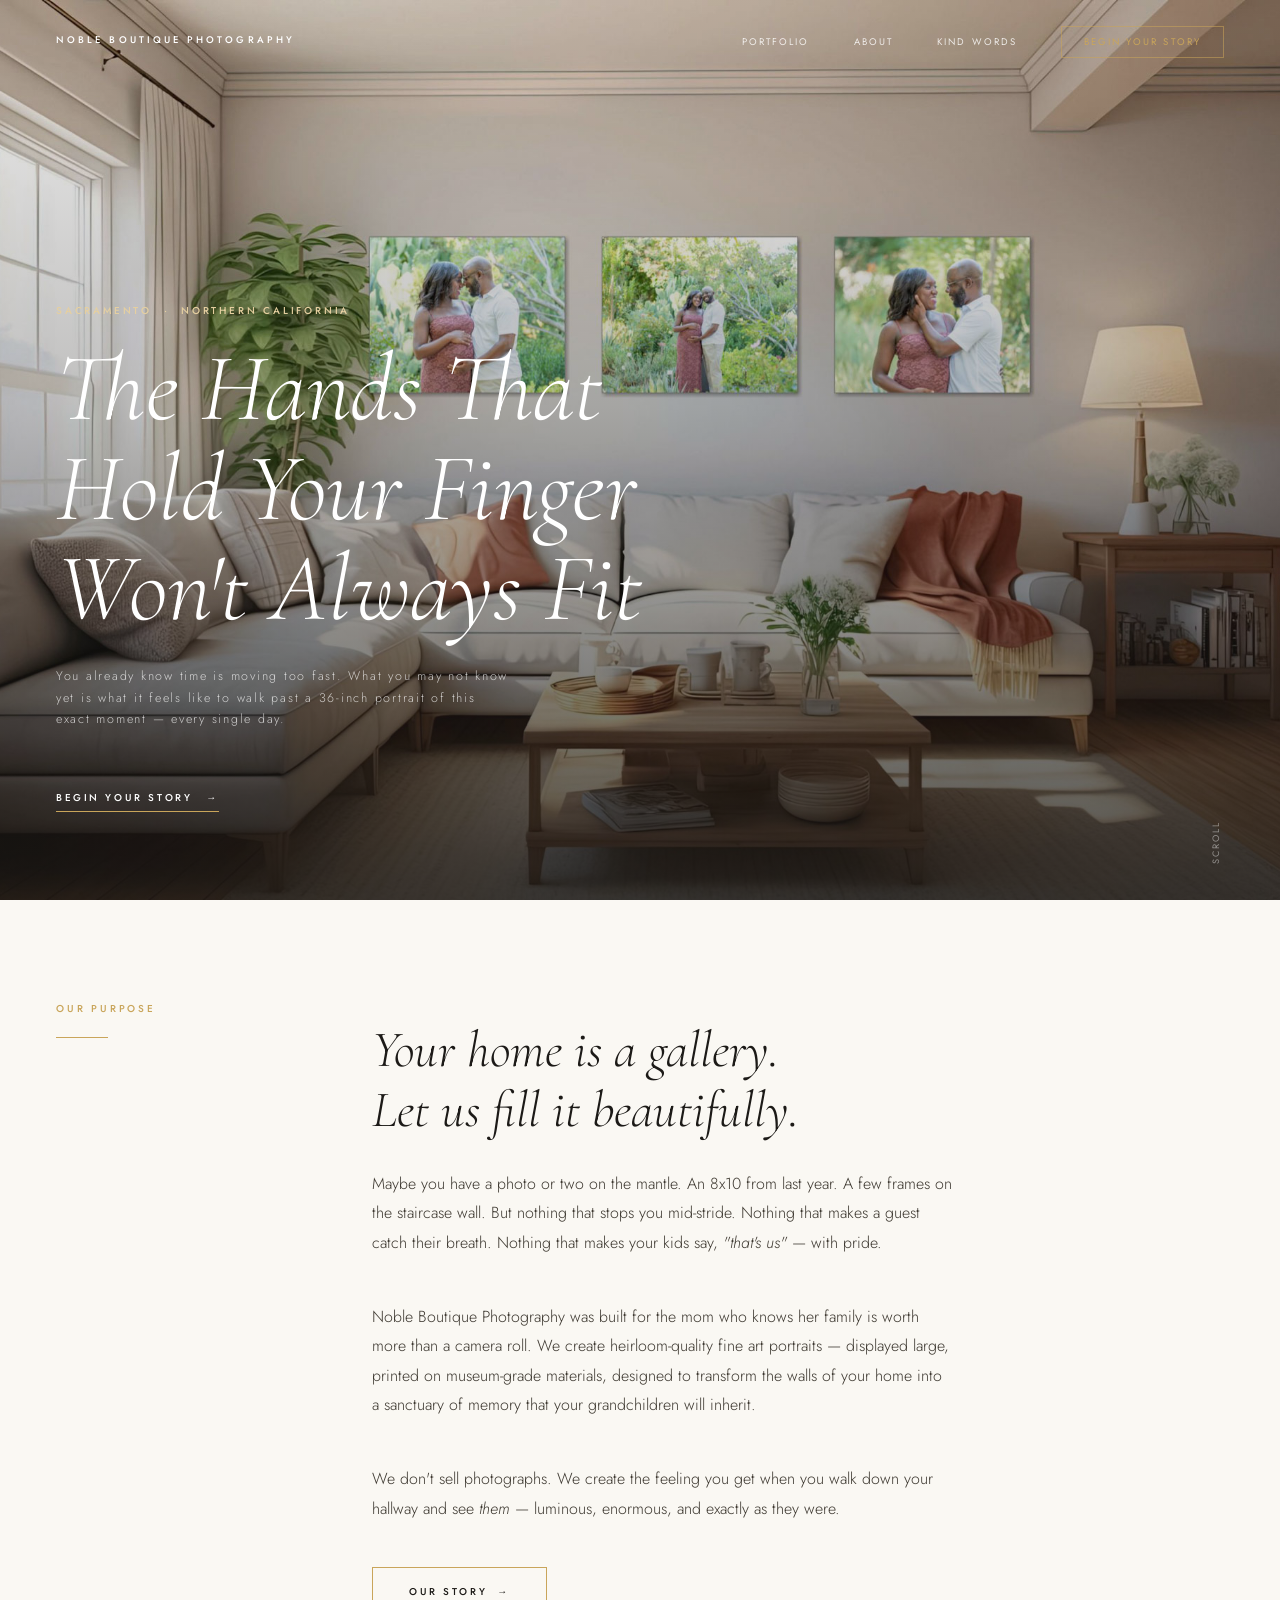
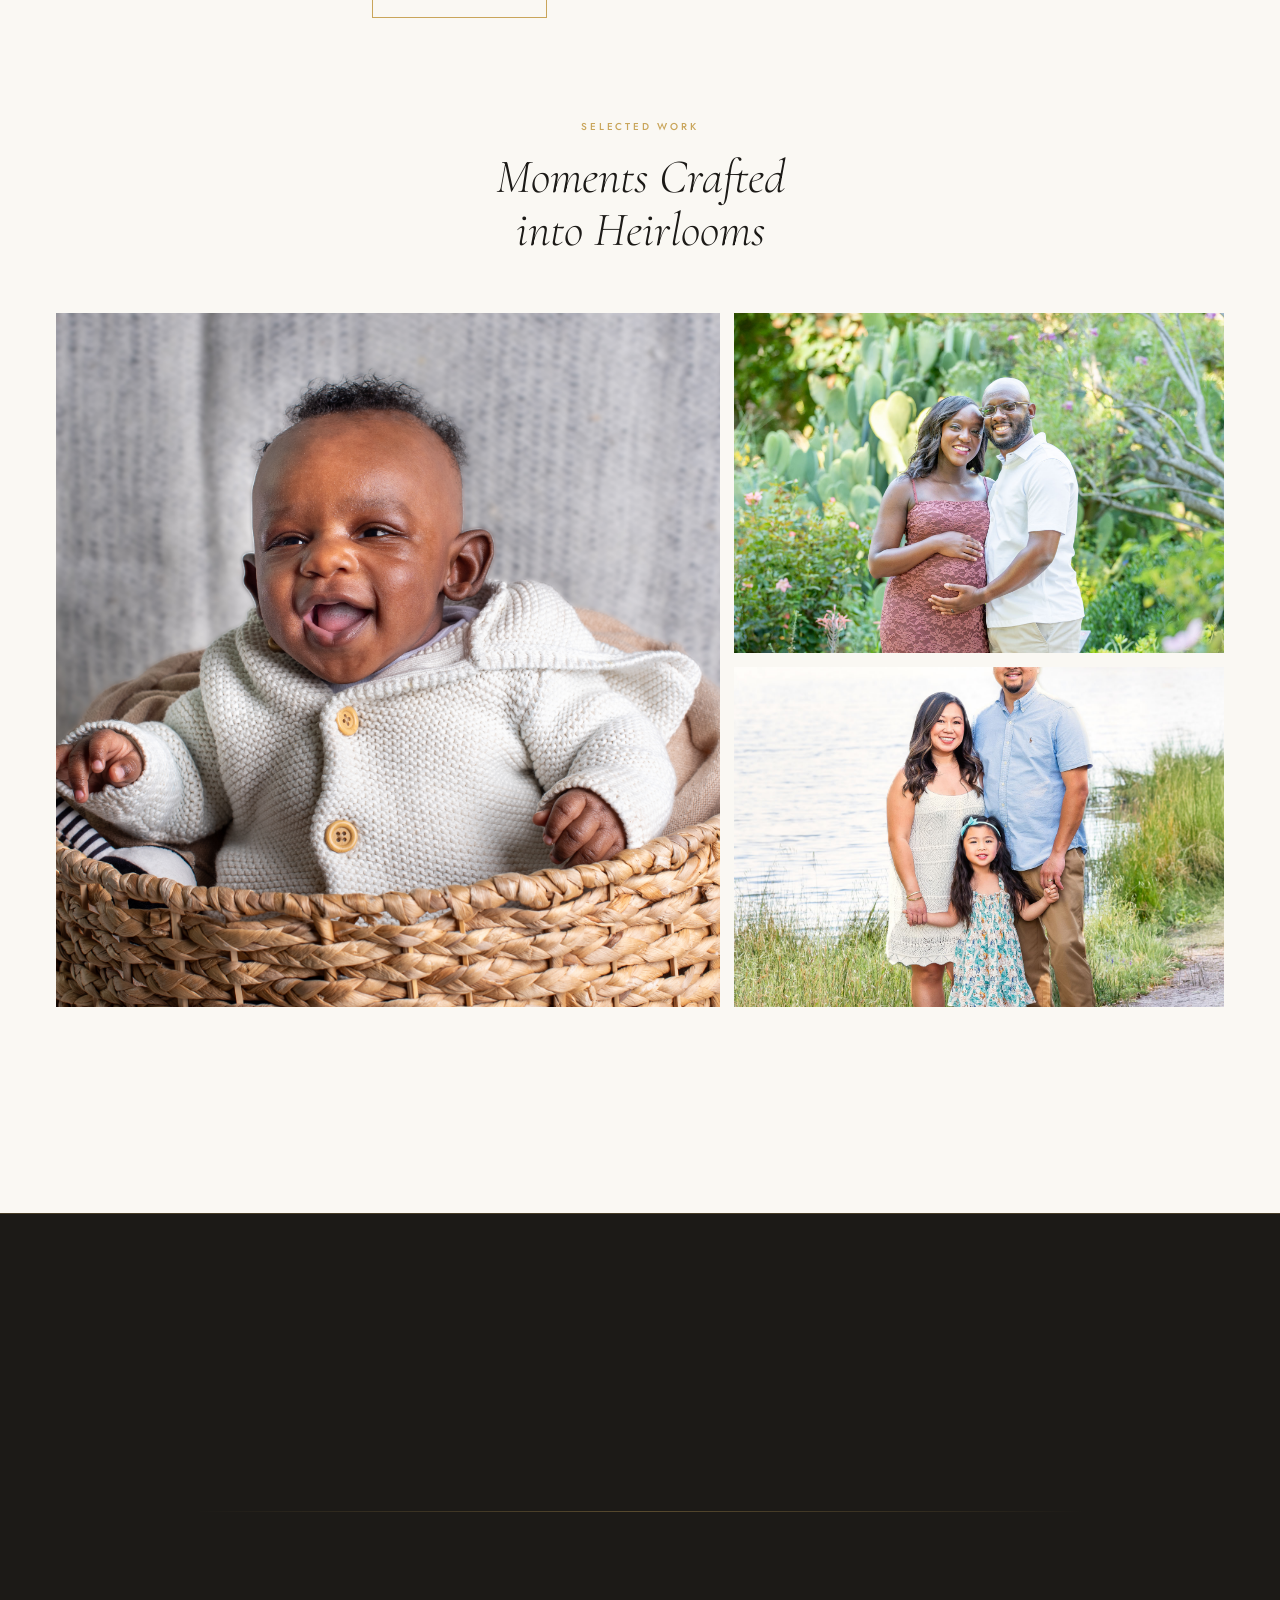
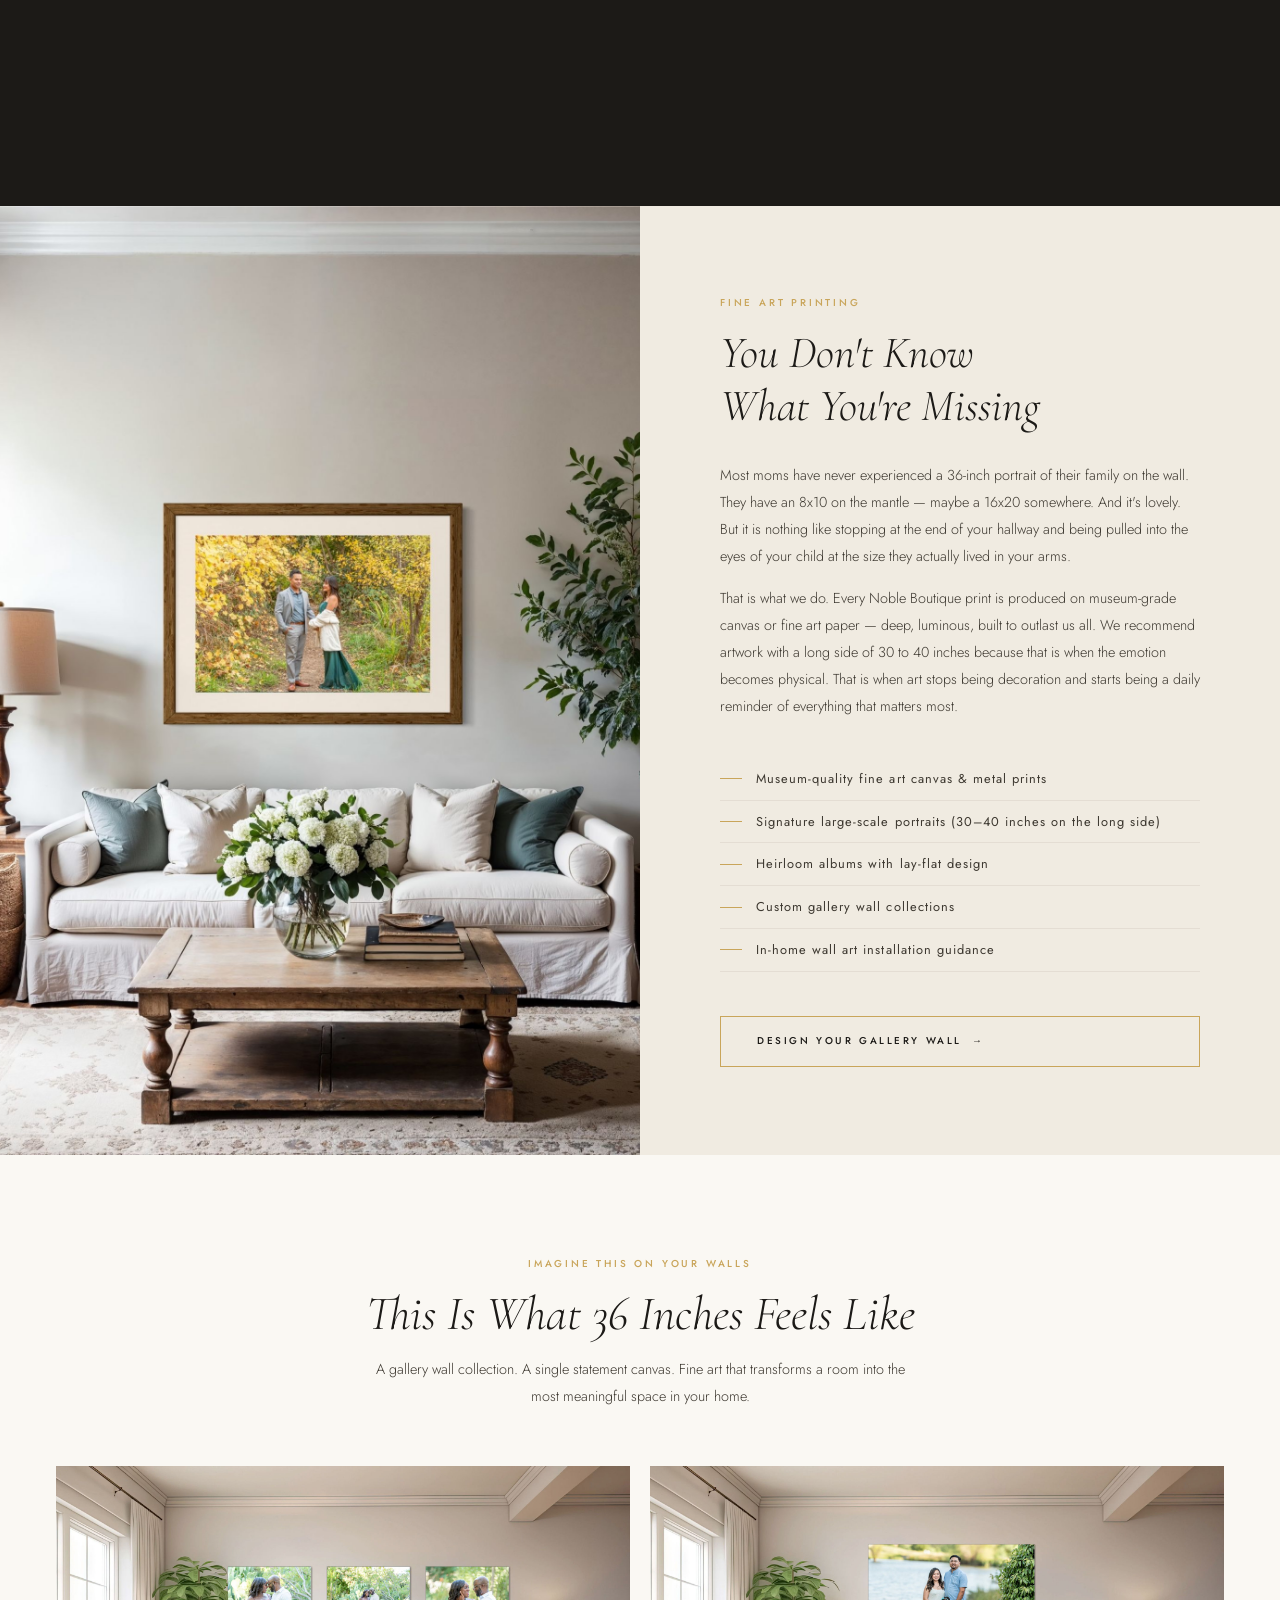
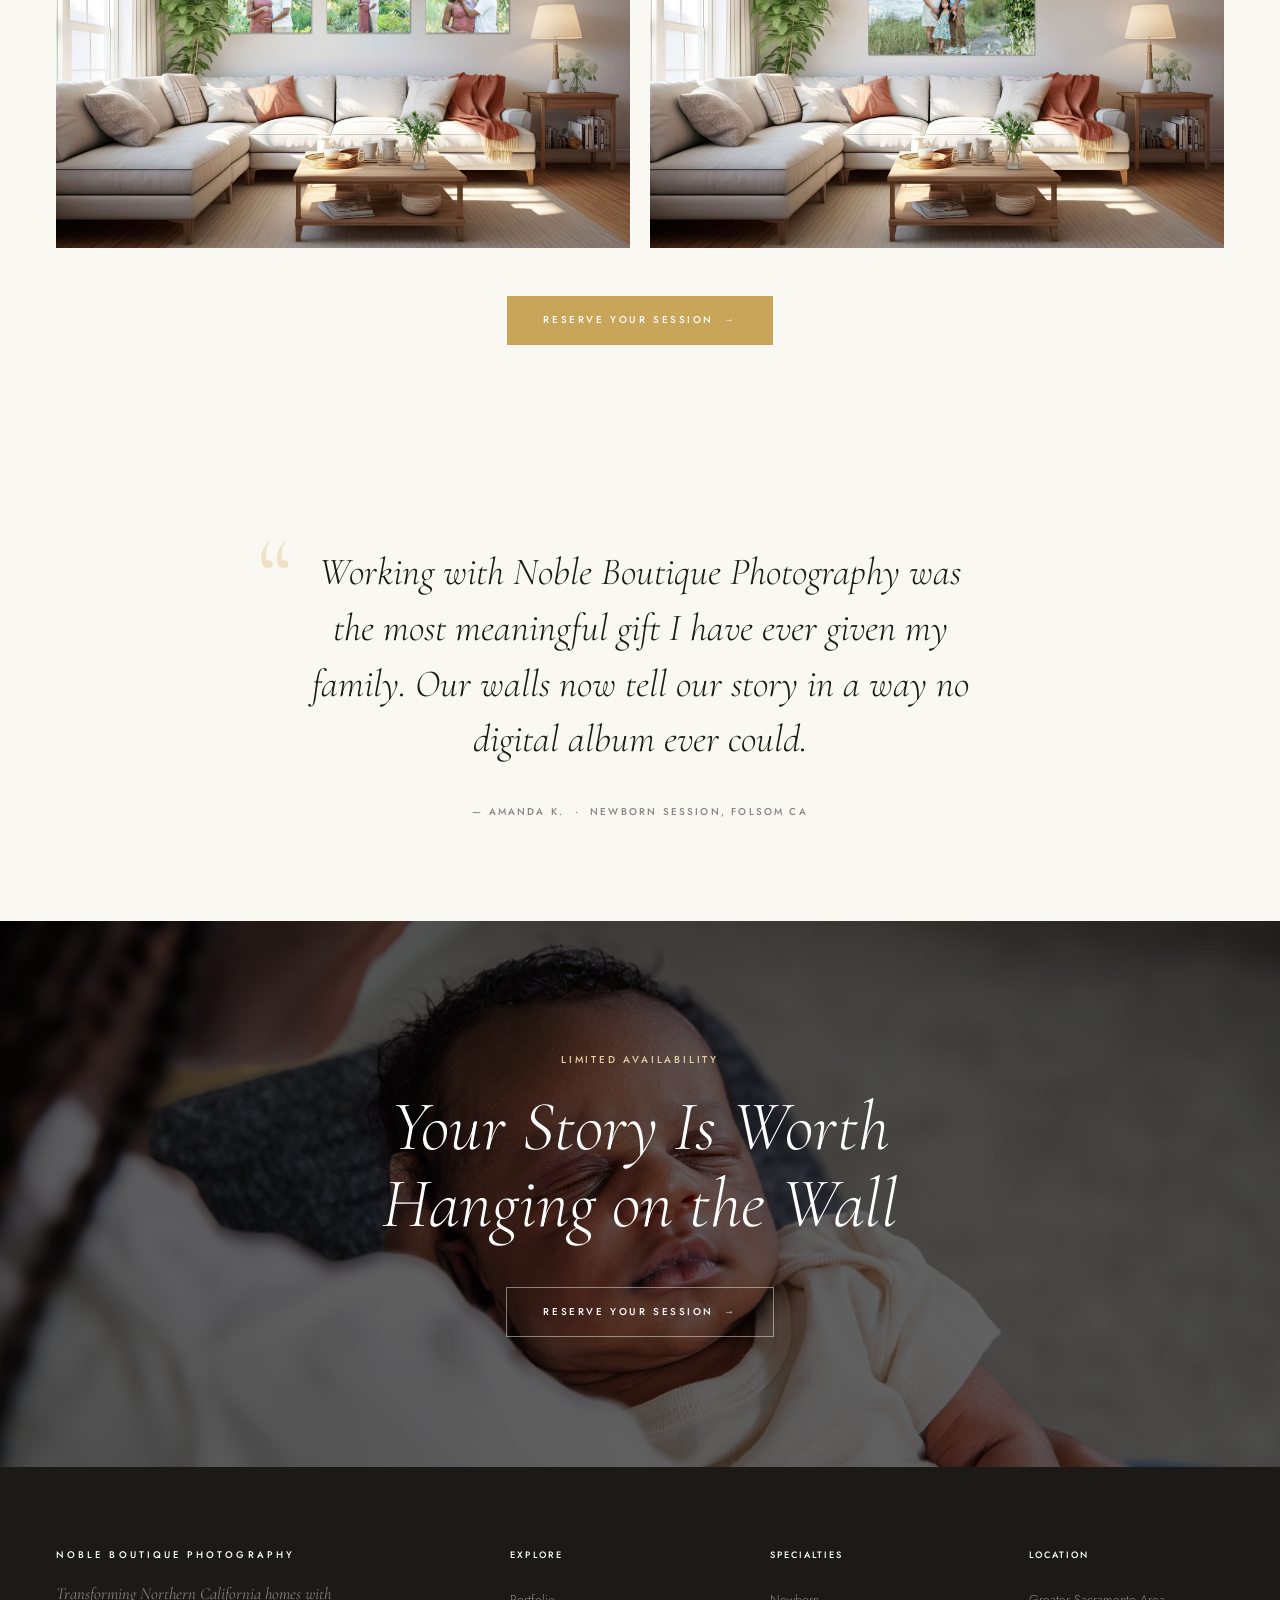
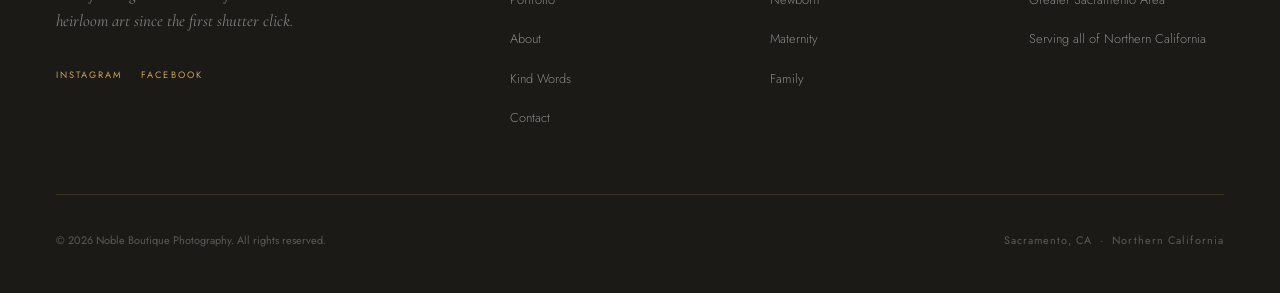
<file: index.html>
<!DOCTYPE html>
<html lang="en">
<head>
  <meta charset="UTF-8" />
  <meta name="viewport" content="width=device-width, initial-scale=1.0" />
  <title>Noble Boutique Photography — Sacramento, CA</title>
  <meta name="description" content="Heirloom family photography in the greater Sacramento area. Newborn, maternity, and family portraits printed as fine art for your walls. Serving all of Northern California." />
  <link rel="stylesheet" href="css/styles.css" />
</head>
<body>

  <!-- ═══ NAVIGATION ═══════════════════════════════════════════ -->
  <nav class="nav nav--transparent" id="nav">
    <div class="nav__inner">
      <a href="index.html" class="nav__logo">Noble Boutique Photography</a>
      <ul class="nav__links">
        <li><a href="gallery.html"      class="nav__link">Portfolio</a></li>
        <li><a href="about.html"        class="nav__link">About</a></li>
        <li><a href="testimonials.html" class="nav__link">Kind Words</a></li>
        <li><a href="contact.html"      class="nav__link nav__link--cta">Begin Your Story</a></li>
      </ul>
      <button class="nav__hamburger" aria-label="Open menu">
        <span></span><span></span><span></span>
      </button>
    </div>
  </nav>

  <!-- ═══ MOBILE MENU ══════════════════════════════════════════ -->
  <div class="mobile-menu" id="mobileMenu">
    <span class="mobile-menu__close">Close</span>
    <ul class="mobile-menu__links">
      <li><a href="gallery.html"      class="mobile-menu__link">Portfolio</a></li>
      <li><a href="about.html"        class="mobile-menu__link">About</a></li>
      <li><a href="testimonials.html" class="mobile-menu__link">Kind Words</a></li>
      <li><a href="contact.html"      class="mobile-menu__link">Contact</a></li>
    </ul>
  </div>

  <!-- ═══ HERO ══════════════════════════════════════════════════ -->
  <section class="hero" id="heroSection">
    <div class="hero__bg" style="background-image: url('images/wall-art-02.jpg');"></div>
    <div class="hero__content">
      <span class="eyebrow hero__eyebrow">Sacramento &nbsp;·&nbsp; Northern California</span>
      <h1 class="hero__title">The Hands That<br>Hold Your Finger<br><em>Won't Always Fit</em></h1>
      <p class="hero__subtitle">You already know time is moving too fast. What you may not know yet is what it feels like to walk past a 36-inch portrait of this exact moment — every single day.</p>
      <a href="contact.html" class="hero__cta">Begin Your Story</a>
    </div>
    <span class="hero__scroll">Scroll</span>
  </section>

  <!-- ═══ BRAND STATEMENT ════════════════════════════════════════ -->
  <section class="brand-statement section">
    <div class="container">
      <div class="brand-statement__inner fade-up">
        <div class="brand-statement__label">
          <span class="eyebrow">Our Purpose</span>
          <div class="gold-rule gold-rule--left" style="margin-top:20px;"></div>
        </div>
        <div>
          <h2 class="brand-statement__headline">Your home is a gallery.<br>Let us fill it beautifully.</h2>
          <p class="brand-statement__copy">
            Maybe you have a photo or two on the mantle. An 8x10 from last year. A few frames on
            the staircase wall. But nothing that stops you mid-stride. Nothing that makes a guest
            catch their breath. Nothing that makes your kids say, <em>"that's us"</em> — with pride.
          </p>
          <p class="brand-statement__copy">
            Noble Boutique Photography was built for the mom who knows her family is worth
            more than a camera roll. We create heirloom-quality fine art portraits — displayed
            large, printed on museum-grade materials, designed to transform the walls of your home
            into a sanctuary of memory that your grandchildren will inherit.
          </p>
          <p class="brand-statement__copy">
            We don't sell photographs. We create the feeling you get when you walk down your
            hallway and see <em>them</em> — luminous, enormous, and exactly as they were.
          </p>
          <a href="about.html" class="btn btn--outline">Our Story</a>
        </div>
      </div>
    </div>
  </section>

  <!-- ═══ FEATURED WORK ══════════════════════════════════════════ -->
  <section class="featured-work">
    <div class="container">
      <div class="featured-work__header fade-up">
        <span class="eyebrow">Selected Work</span>
        <h2 class="featured-work__title">Moments Crafted<br>into Heirlooms</h2>
      </div>
      <div class="featured-work__grid">
        <div class="work-item">
          <img src="images/newborn-02.jpg" alt="Newborn portrait session" class="work-item__img" loading="lazy" />
          <div class="work-item__overlay">
            <span class="work-item__caption">Newborn — Studio Session</span>
          </div>
        </div>
        <div class="work-item">
          <img src="images/maternity-01.jpg" alt="Maternity portrait session" class="work-item__img" loading="lazy" />
          <div class="work-item__overlay">
            <span class="work-item__caption">Maternity — Garden Session</span>
          </div>
        </div>
        <div class="work-item">
          <img src="images/family-04.jpg" alt="Family portrait session" class="work-item__img" loading="lazy" />
          <div class="work-item__overlay">
            <span class="work-item__caption">Family — Lakeside Session</span>
          </div>
        </div>
      </div>
      <div style="text-align:center; margin-top:56px;" class="fade-up">
        <a href="gallery.html" class="btn btn--outline">View Full Portfolio</a>
      </div>
    </div>
  </section>

  <!-- ═══ THE EXPERIENCE ═════════════════════════════════════════ -->
  <section class="experience section">
    <div class="container">
      <div class="experience__header fade-up">
        <span class="eyebrow experience__eyebrow">How It Works</span>
        <h2 class="experience__title">The Noble Experience</h2>
      </div>
      <div class="experience__steps experience__steps--five stagger">
        <div class="step">
          <div class="step__number">01</div>
          <h3 class="step__title">The First Call</h3>
          <p class="step__copy">A quick, no-pressure conversation to get to know each other and make sure we're a great fit.</p>
        </div>
        <div class="step">
          <div class="step__number">02</div>
          <h3 class="step__title">The Consultation</h3>
          <p class="step__copy">We dive into your vision, your home's aesthetic, wardrobe guidance, and the perfect location for your session.</p>
        </div>
        <div class="step">
          <div class="step__number">03</div>
          <h3 class="step__title">The Session</h3>
          <p class="step__copy">An unhurried, luxurious experience. Your family simply shows up and I handle every detail — light, direction, timing, magic.</p>
        </div>
        <div class="step">
          <div class="step__number">04</div>
          <h3 class="step__title">Viewing &amp; Ordering</h3>
          <p class="step__copy">Your private ordering appointment. Finished images presented beautifully. We design your wall art together, piece by piece.</p>
        </div>
        <div class="step">
          <div class="step__number">05</div>
          <h3 class="step__title">Delivery</h3>
          <p class="step__copy">Your heirloom artwork arrives ready to hang. White-glove delivery and installation guidance included.</p>
        </div>
      </div>
    </div>
  </section>

  <!-- ═══ WALL ART ════════════════════════════════════════════════ -->
  <section class="wall-art">
    <div class="wall-art__inner">
      <div class="wall-art__image">
        <img src="images/wall-art-01.jpg" alt="Fine art family portrait displayed in living room" class="wall-art__img" loading="lazy" />
      </div>
      <div class="wall-art__content fade-up">
        <span class="eyebrow">Fine Art Printing</span>
        <h2 class="wall-art__title">You Don't Know<br>What You're Missing</h2>
        <p class="wall-art__copy">
          Most moms have never experienced a 36-inch portrait of their family on the wall.
          They have an 8x10 on the mantle — maybe a 16x20 somewhere. And it's lovely.
          But it is nothing like stopping at the end of your hallway and being pulled into
          the eyes of your child at the size they actually lived in your arms.
        </p>
        <p class="wall-art__copy">
          That is what we do. Every Noble Boutique print is produced on museum-grade canvas
          or fine art paper — deep, luminous, built to outlast us all. We recommend artwork
          with a long side of 30 to 40 inches because that is when the emotion becomes physical.
          That is when art stops being decoration and starts being a daily reminder of everything
          that matters most.
        </p>
        <ul class="wall-art__list">
          <li>Museum-quality fine art canvas &amp; metal prints</li>
          <li>Signature large-scale portraits (30–40 inches on the long side)</li>
          <li>Heirloom albums with lay-flat design</li>
          <li>Custom gallery wall collections</li>
          <li>In-home wall art installation guidance</li>
        </ul>
        <a href="contact.html" class="btn btn--outline">Design Your Gallery Wall</a>
      </div>
    </div>
  </section>

  <!-- ═══ WALL ART MOCKUP SHOWCASE ══════════════════════════════ -->
  <section class="wall-mockup-section section">
    <div class="container">
      <div class="fade-up" style="text-align:center; margin-bottom:56px;">
        <span class="eyebrow">Imagine This on Your Walls</span>
        <h2 style="font-family:var(--font-serif); font-size:clamp(2rem,4vw,3rem); font-weight:300; font-style:italic; margin-top:16px; color:var(--charcoal);">
          This Is What 36 Inches Feels Like
        </h2>
        <p style="font-family:var(--font-sans); font-size:0.9rem; font-weight:300; color:var(--charcoal-mid); margin-top:16px; max-width:540px; margin-left:auto; margin-right:auto; line-height:1.85;">
          A gallery wall collection. A single statement canvas. Fine art that transforms a room
          into the most meaningful space in your home.
        </p>
      </div>
      <div class="wall-mockup-grid stagger">
        <div class="wall-mockup-item">
          <img src="images/wall-art-02.jpg" alt="Maternity triptych canvas gallery wall in living room" class="wall-mockup-img" loading="lazy" />
        </div>
        <div class="wall-mockup-item">
          <img src="images/wall-art-03.jpg" alt="Family portrait canvas displayed in living room" class="wall-mockup-img" loading="lazy" />
        </div>
      </div>
      <div style="text-align:center; margin-top:48px;" class="fade-up">
        <a href="contact.html" class="btn btn--gold">Reserve Your Session</a>
      </div>
    </div>
  </section>

  <!-- ═══ TESTIMONIAL (single) ════════════════════════════════════ -->
  <section class="testimonial-single section">
    <div class="container--narrow">
      <div class="fade-up">
        <blockquote class="testimonial-single__quote">
          Working with Noble Boutique Photography was the most meaningful gift I have ever
          given my family. Our walls now tell our story in a way no digital album ever could.
        </blockquote>
        <p class="testimonial-single__author">— Amanda K. &nbsp;·&nbsp; Newborn Session, Folsom CA</p>
      </div>
    </div>
  </section>

  <!-- ═══ CTA SECTION ══════════════════════════════════════════════ -->
  <section class="cta-section">
    <div class="cta-section__bg" style="background-image: url('images/newborn-01.jpg');"></div>
    <div class="container">
      <div class="cta-section__content fade-up">
        <span class="eyebrow cta-section__eyebrow">Limited Availability</span>
        <h2 class="cta-section__title">Your Story Is Worth<br>Hanging on the Wall</h2>
        <a href="contact.html" class="btn btn--outline-white">Reserve Your Session</a>
      </div>
    </div>
  </section>

  <!-- ═══ FOOTER ══════════════════════════════════════════════════ -->
  <footer class="footer">
    <div class="container">
      <div class="footer__top">
        <div>
          <p class="footer__brand-name">Noble Boutique Photography</p>
          <p class="footer__tagline">Transforming Northern California homes with heirloom art since the first shutter click.</p>
          <div class="footer__social">
            <a href="https://instagram.com/nobleboutiquephotography" target="_blank" rel="noopener" class="footer__social-link">Instagram</a>
            <a href="https://facebook.com/nobleboutiquephotography" target="_blank" rel="noopener" class="footer__social-link">Facebook</a>
          </div>
        </div>
        <div>
          <p class="footer__col-title">Explore</p>
          <ul class="footer__links">
            <li><a href="gallery.html"      class="footer__link">Portfolio</a></li>
            <li><a href="about.html"        class="footer__link">About</a></li>
            <li><a href="testimonials.html" class="footer__link">Kind Words</a></li>
            <li><a href="contact.html"      class="footer__link">Contact</a></li>
          </ul>
        </div>
        <div>
          <p class="footer__col-title">Specialties</p>
          <ul class="footer__links">
            <li><a href="gallery.html?filter=newborn"   class="footer__link">Newborn</a></li>
            <li><a href="gallery.html?filter=maternity" class="footer__link">Maternity</a></li>
            <li><a href="gallery.html?filter=family"    class="footer__link">Family</a></li>
          </ul>
        </div>
        <div>
          <p class="footer__col-title">Location</p>
          <ul class="footer__links">
            <li><span class="footer__link">Greater Sacramento Area</span></li>
            <li><span class="footer__link">Serving all of Northern California</span></li>
          </ul>
        </div>
      </div>
      <div class="footer__bottom">
        <p class="footer__copy">&copy; 2026 Noble Boutique Photography. All rights reserved.</p>
        <p class="footer__location">Sacramento, CA &nbsp;·&nbsp; Northern California</p>
      </div>
    </div>
  </footer>

  <script src="js/main.js"></script>
</body>
</html>
</file>
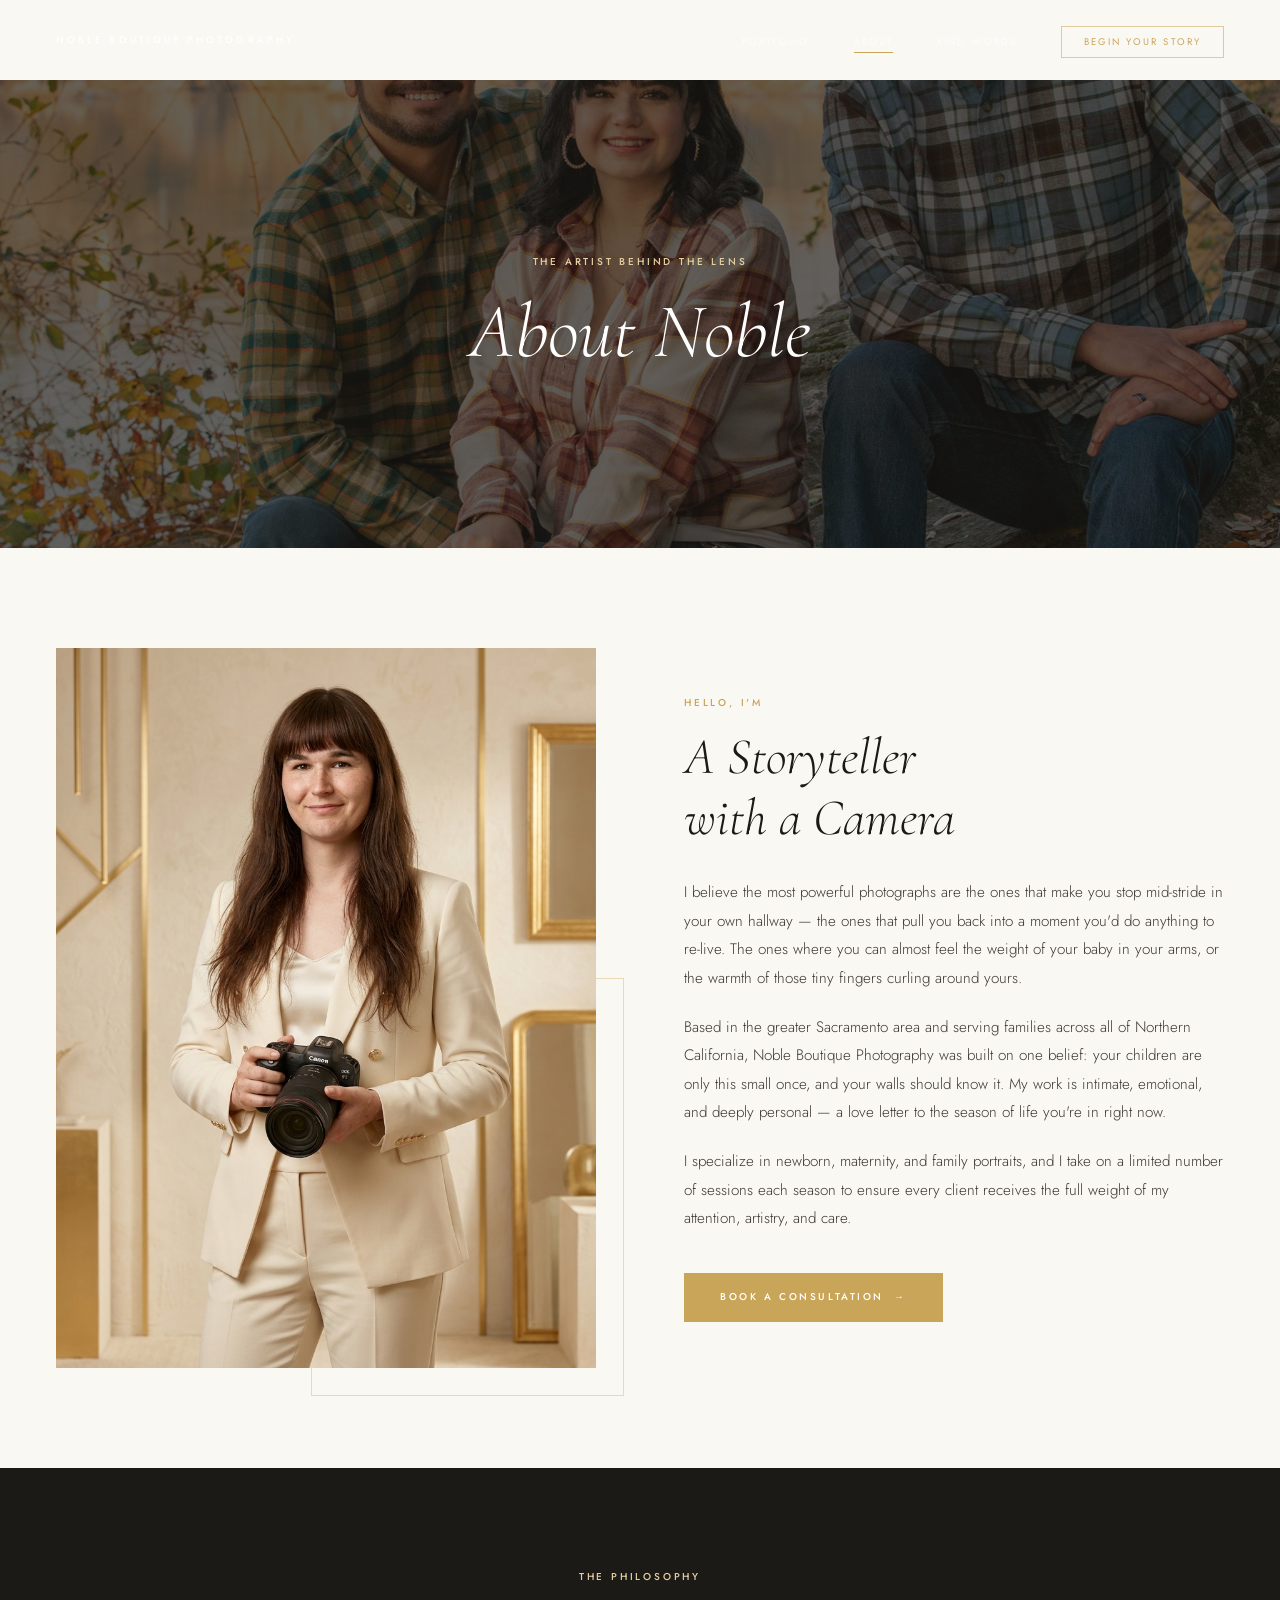
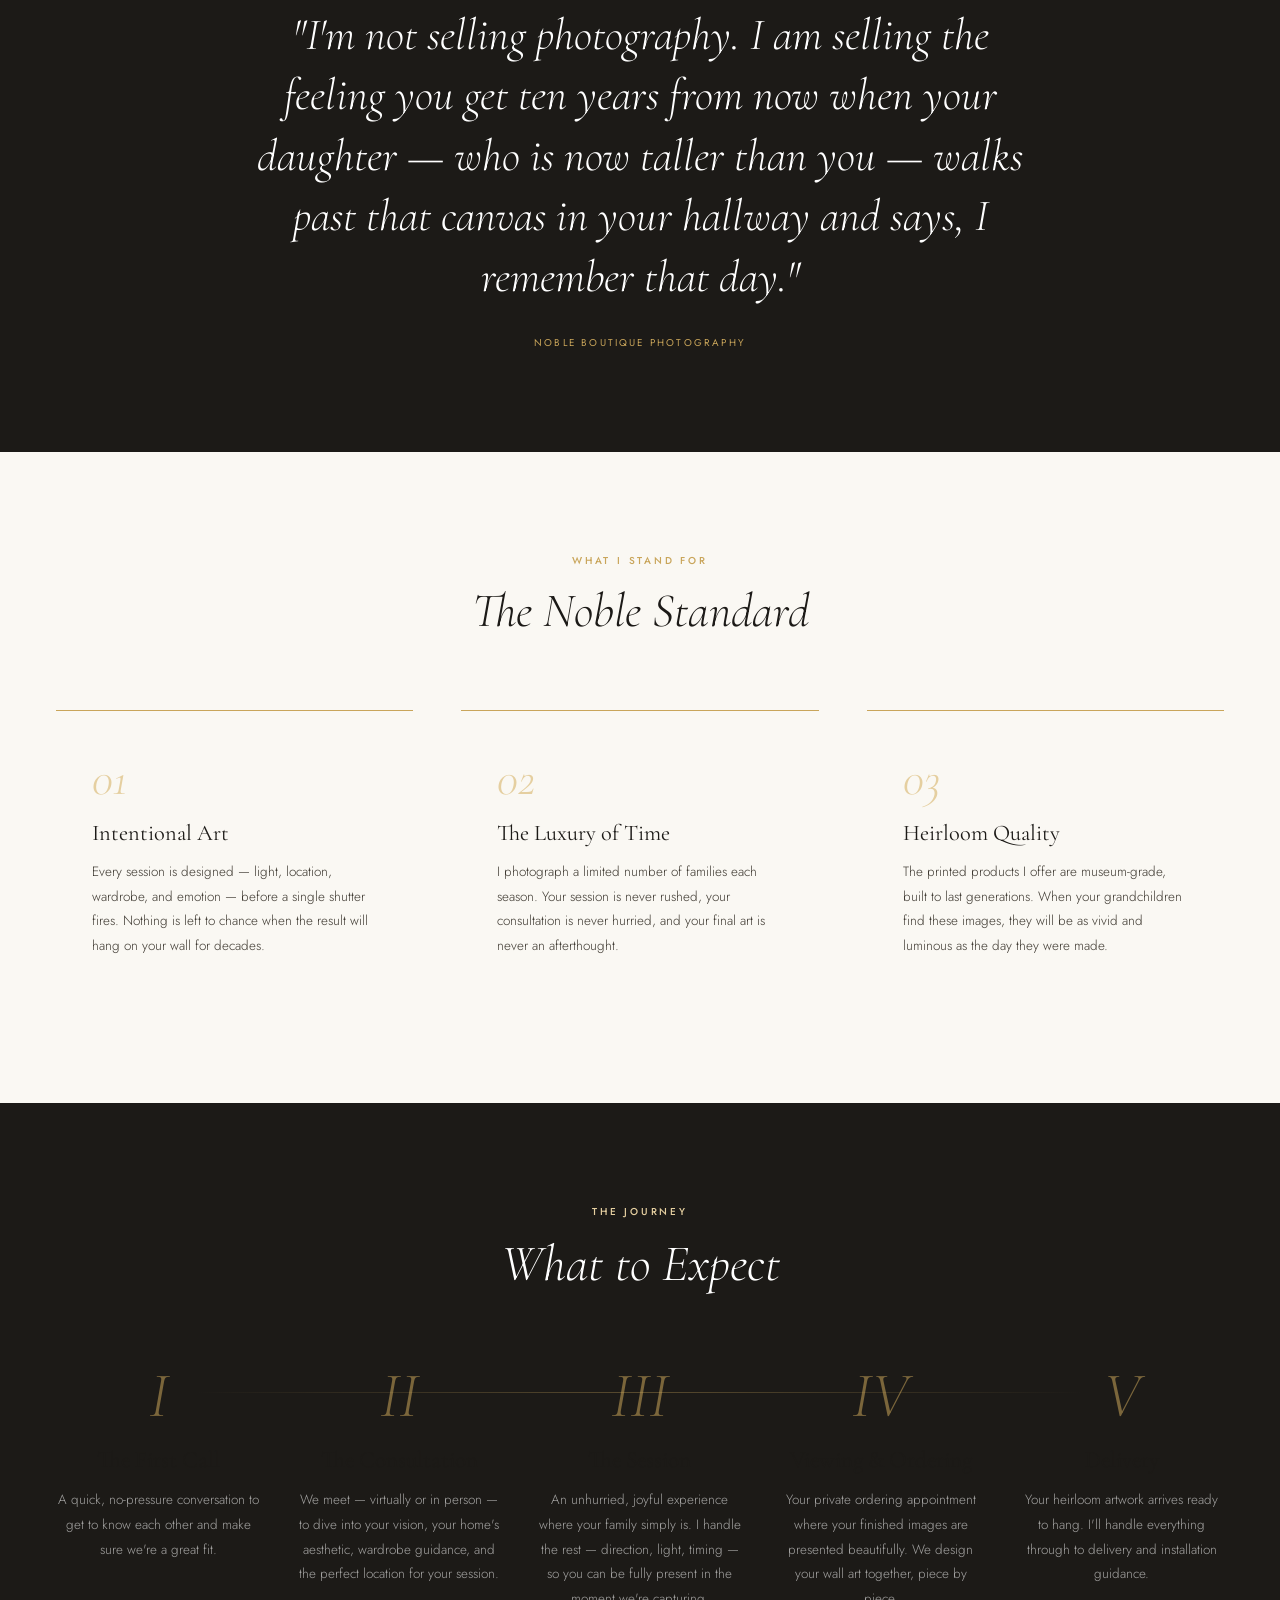
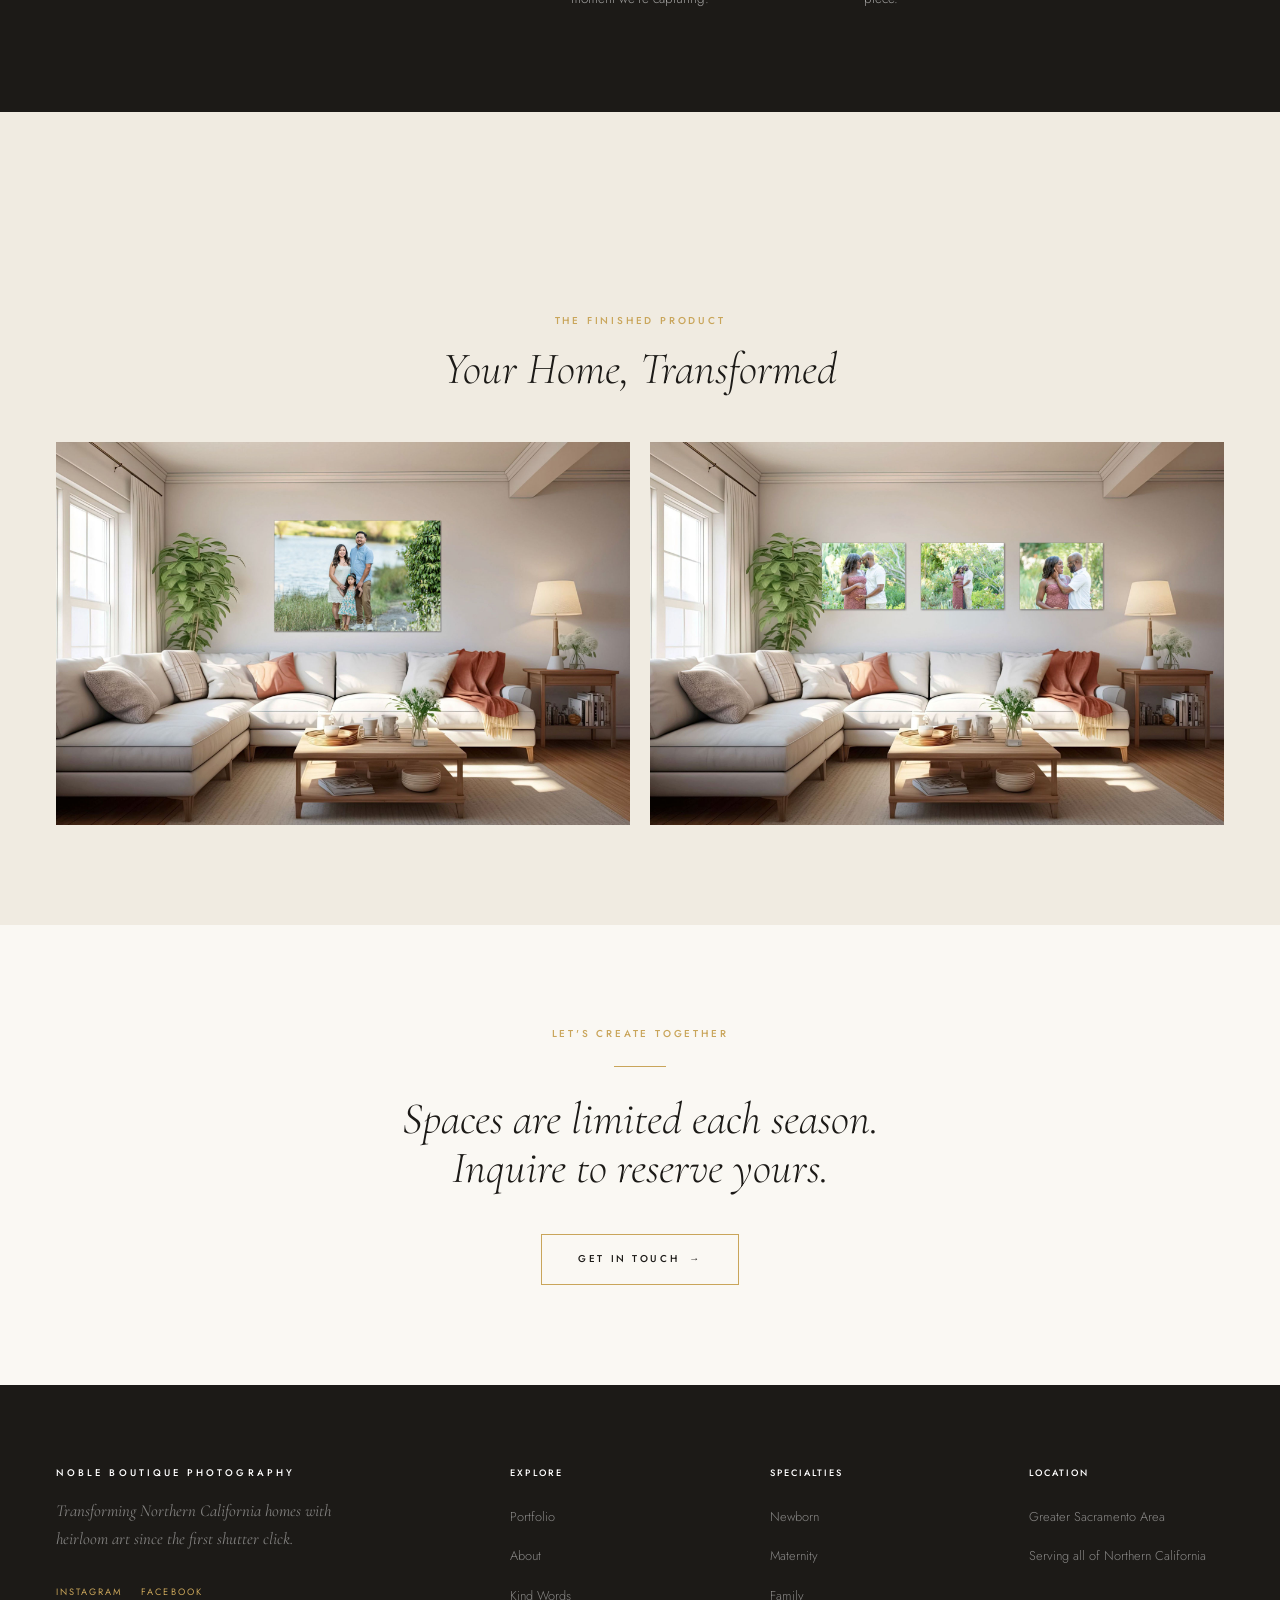
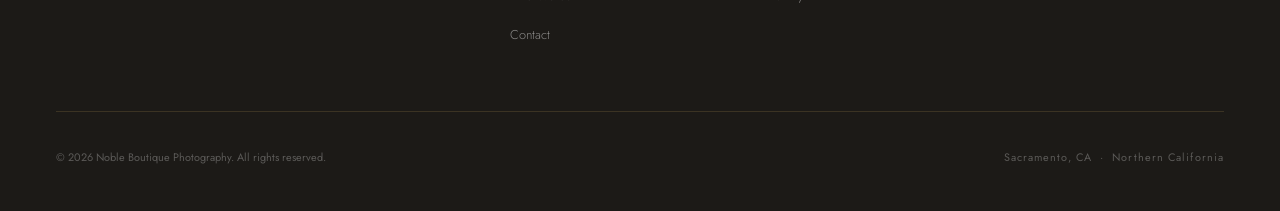
<file: about.html>
<!DOCTYPE html>
<html lang="en">
<head>
  <meta charset="UTF-8" />
  <meta name="viewport" content="width=device-width, initial-scale=1.0" />
  <title>About — Noble Boutique Photography</title>
  <meta name="description" content="Meet the photographer behind Noble Boutique Photography. Heirloom family photography in the greater Sacramento area serving all of Northern California." />
  <link rel="stylesheet" href="css/styles.css" />
</head>
<body>

  <!-- ═══ NAVIGATION ═══════════════════════════════════════════ -->
  <nav class="nav nav--scrolled" id="nav">
    <div class="nav__inner">
      <a href="index.html" class="nav__logo">Noble Boutique Photography</a>
      <ul class="nav__links">
        <li><a href="gallery.html"      class="nav__link">Portfolio</a></li>
        <li><a href="about.html"        class="nav__link">About</a></li>
        <li><a href="testimonials.html" class="nav__link">Kind Words</a></li>
        <li><a href="contact.html"      class="nav__link nav__link--cta">Begin Your Story</a></li>
      </ul>
      <button class="nav__hamburger" aria-label="Open menu">
        <span></span><span></span><span></span>
      </button>
    </div>
  </nav>

  <!-- ═══ MOBILE MENU ══════════════════════════════════════════ -->
  <div class="mobile-menu" id="mobileMenu">
    <span class="mobile-menu__close">Close</span>
    <ul class="mobile-menu__links">
      <li><a href="gallery.html"      class="mobile-menu__link">Portfolio</a></li>
      <li><a href="about.html"        class="mobile-menu__link">About</a></li>
      <li><a href="testimonials.html" class="mobile-menu__link">Kind Words</a></li>
      <li><a href="contact.html"      class="mobile-menu__link">Contact</a></li>
    </ul>
  </div>

  <!-- ═══ PAGE HERO ════════════════════════════════════════════ -->
  <header class="page-hero" style="margin-top: var(--nav-h);">
    <div class="page-hero__bg" style="background-image: url('images/family-02.jpg');"></div>
    <div class="page-hero__content">
      <span class="eyebrow page-hero__eyebrow">The Artist Behind the Lens</span>
      <h1 class="page-hero__title">About Noble</h1>
    </div>
  </header>

  <!-- ═══ INTRO ════════════════════════════════════════════════ -->
  <section class="about-intro section">
    <div class="container">
      <div class="about-intro__inner">
        <div class="about-intro__image fade-in">
          <img
            src="images/about-photographer.jpg"
            alt="Noble Boutique Photography — the photographer"
            class="about-intro__img"
            loading="lazy"
          />
          <div class="about-intro__image-accent"></div>
        </div>
        <div class="about-intro__content fade-up">
          <span class="eyebrow">Hello, I'm</span>
          <h2 class="about-intro__headline">A Storyteller<br>with a Camera</h2>
          <p class="about-intro__copy">
            I believe the most powerful photographs are the ones that make you stop mid-stride in
            your own hallway — the ones that pull you back into a moment you'd do anything to
            re-live. The ones where you can almost feel the weight of your baby in your arms,
            or the warmth of those tiny fingers curling around yours.
          </p>
          <p class="about-intro__copy">
            Based in the greater Sacramento area and serving families across all of Northern
            California, Noble Boutique Photography was built on one belief: your children are only
            this small once, and your walls should know it. My work is intimate, emotional, and
            deeply personal — a love letter to the season of life you're in right now.
          </p>
          <p class="about-intro__copy">
            I specialize in newborn, maternity, and family portraits, and I take on a limited number
            of sessions each season to ensure every client receives the full weight of my attention,
            artistry, and care.
          </p>
          <div style="margin-top:40px;">
            <a href="contact.html" class="btn btn--gold">Book a Consultation</a>
          </div>
        </div>
      </div>
    </div>
  </section>

  <!-- ═══ PHILOSOPHY QUOTE ══════════════════════════════════════ -->
  <section class="about-philosophy">
    <div class="container--narrow">
      <div class="fade-up">
        <span class="eyebrow" style="color:var(--gold-light);">The Philosophy</span>
        <blockquote class="about-philosophy__quote">
          "I'm not selling photography. I am selling the feeling you get ten years from now
          when your daughter — who is now taller than you — walks past that canvas in your
          hallway and says, <em>I remember that day.</em>"
        </blockquote>
        <p class="about-philosophy__attribution">Noble Boutique Photography</p>
      </div>
    </div>
  </section>

  <!-- ═══ VALUES ════════════════════════════════════════════════ -->
  <section class="about-values section">
    <div class="container">
      <div class="about-values__header fade-up">
        <span class="eyebrow">What I Stand For</span>
        <h2 class="about-values__title">The Noble Standard</h2>
      </div>
      <div class="values-grid stagger">
        <div class="value-card">
          <div class="value-card__number">01</div>
          <h3 class="value-card__title">Intentional Art</h3>
          <p class="value-card__copy">
            Every session is designed — light, location, wardrobe, and emotion — before a single
            shutter fires. Nothing is left to chance when the result will hang on your wall for
            decades.
          </p>
        </div>
        <div class="value-card">
          <div class="value-card__number">02</div>
          <h3 class="value-card__title">The Luxury of Time</h3>
          <p class="value-card__copy">
            I photograph a limited number of families each season. Your session is never rushed,
            your consultation is never hurried, and your final art is never an afterthought.
          </p>
        </div>
        <div class="value-card">
          <div class="value-card__number">03</div>
          <h3 class="value-card__title">Heirloom Quality</h3>
          <p class="value-card__copy">
            The printed products I offer are museum-grade, built to last generations. When your
            grandchildren find these images, they will be as vivid and luminous as the day they
            were made.
          </p>
        </div>
      </div>
    </div>
  </section>

  <!-- ═══ WHAT TO EXPECT ════════════════════════════════════════ -->
  <section class="section" style="background: var(--cream-dark); padding-top: 0;">
    <div style="background: var(--charcoal); padding: var(--pad) 0; margin-bottom: 0;">
      <div class="container">
        <div class="fade-up" style="text-align:center; margin-bottom: 72px;">
          <span class="eyebrow" style="color:var(--gold-light);">The Journey</span>
          <h2 style="font-family:var(--font-serif); font-size:clamp(2rem,4vw,3.5rem); font-weight:300; font-style:italic; color:var(--white); margin-top:16px;">
            What to Expect
          </h2>
        </div>
        <div class="experience__steps experience__steps--five stagger">
          <div class="step">
            <div class="step__number">I</div>
            <h3 class="step__title">The First Call</h3>
            <p class="step__copy">
              A quick, no-pressure conversation to get to know each other and make sure we're a great fit.
            </p>
          </div>
          <div class="step">
            <div class="step__number">II</div>
            <h3 class="step__title">The Consultation</h3>
            <p class="step__copy">
              We meet — virtually or in person — to dive into your vision, your home's aesthetic,
              wardrobe guidance, and the perfect location for your session.
            </p>
          </div>
          <div class="step">
            <div class="step__number">III</div>
            <h3 class="step__title">The Session</h3>
            <p class="step__copy">
              An unhurried, joyful experience where your family simply is. I handle the rest —
              direction, light, timing — so you can be fully present in the moment we're capturing.
            </p>
          </div>
          <div class="step">
            <div class="step__number">IV</div>
            <h3 class="step__title">Viewing &amp; Ordering</h3>
            <p class="step__copy">
              Your private ordering appointment where your finished images are presented beautifully.
              We design your wall art together, piece by piece.
            </p>
          </div>
          <div class="step">
            <div class="step__number">V</div>
            <h3 class="step__title">Delivery</h3>
            <p class="step__copy">
              Your heirloom artwork arrives ready to hang. I'll handle everything through to
              delivery and installation guidance.
            </p>
          </div>
        </div>
      </div>
    </div>
  </section>

  <!-- ═══ WALL ART SHOWCASE ═════════════════════════════════════ -->
  <section class="section" style="background: var(--cream-dark);">
    <div class="container">
      <div class="fade-up" style="text-align:center; margin-bottom:48px;">
        <span class="eyebrow">The Finished Product</span>
        <h2 style="font-family:var(--font-serif); font-size:clamp(1.8rem,3.5vw,2.8rem); font-weight:300; font-style:italic; margin-top:16px; color:var(--charcoal);">
          Your Home, Transformed
        </h2>
      </div>
      <div class="wall-mockup-grid stagger">
        <div class="wall-mockup-item">
          <img src="images/wall-art-03.jpg" alt="Large family portrait canvas displayed above sofa" class="wall-mockup-img" loading="lazy" />
        </div>
        <div class="wall-mockup-item">
          <img src="images/wall-art-02.jpg" alt="Maternity triptych canvas gallery wall" class="wall-mockup-img" loading="lazy" />
        </div>
      </div>
    </div>
  </section>

  <!-- ═══ CTA ═══════════════════════════════════════════════════ -->
  <section class="testimonial-single section">
    <div class="container--narrow">
      <div class="fade-up" style="text-align:center;">
        <span class="eyebrow" style="margin-bottom:24px;">Let's Create Together</span>
        <div class="gold-rule"></div>
        <h2 style="font-family:var(--font-serif); font-size:clamp(1.8rem,3.5vw,2.8rem); font-weight:300; font-style:italic; margin:28px 0 40px; color:var(--charcoal);">
          Spaces are limited each season.<br>Inquire to reserve yours.
        </h2>
        <a href="contact.html" class="btn btn--outline">Get in Touch</a>
      </div>
    </div>
  </section>

  <!-- ═══ FOOTER ══════════════════════════════════════════════ -->
  <footer class="footer">
    <div class="container">
      <div class="footer__top">
        <div>
          <p class="footer__brand-name">Noble Boutique Photography</p>
          <p class="footer__tagline">Transforming Northern California homes with heirloom art since the first shutter click.</p>
          <div class="footer__social">
            <a href="https://instagram.com/nobleboutiquephotography" target="_blank" rel="noopener" class="footer__social-link">Instagram</a>
            <a href="https://facebook.com/nobleboutiquephotography" target="_blank" rel="noopener" class="footer__social-link">Facebook</a>
          </div>
        </div>
        <div>
          <p class="footer__col-title">Explore</p>
          <ul class="footer__links">
            <li><a href="gallery.html"      class="footer__link">Portfolio</a></li>
            <li><a href="about.html"        class="footer__link">About</a></li>
            <li><a href="testimonials.html" class="footer__link">Kind Words</a></li>
            <li><a href="contact.html"      class="footer__link">Contact</a></li>
          </ul>
        </div>
        <div>
          <p class="footer__col-title">Specialties</p>
          <ul class="footer__links">
            <li><span class="footer__link">Newborn</span></li>
            <li><span class="footer__link">Maternity</span></li>
            <li><span class="footer__link">Family</span></li>
          </ul>
        </div>
        <div>
          <p class="footer__col-title">Location</p>
          <ul class="footer__links">
            <li><span class="footer__link">Greater Sacramento Area</span></li>
            <li><span class="footer__link">Serving all of Northern California</span></li>
          </ul>
        </div>
      </div>
      <div class="footer__bottom">
        <p class="footer__copy">&copy; 2026 Noble Boutique Photography. All rights reserved.</p>
        <p class="footer__location">Sacramento, CA &nbsp;·&nbsp; Northern California</p>
      </div>
    </div>
  </footer>

  <script src="js/main.js"></script>
</body>
</html>
</file>
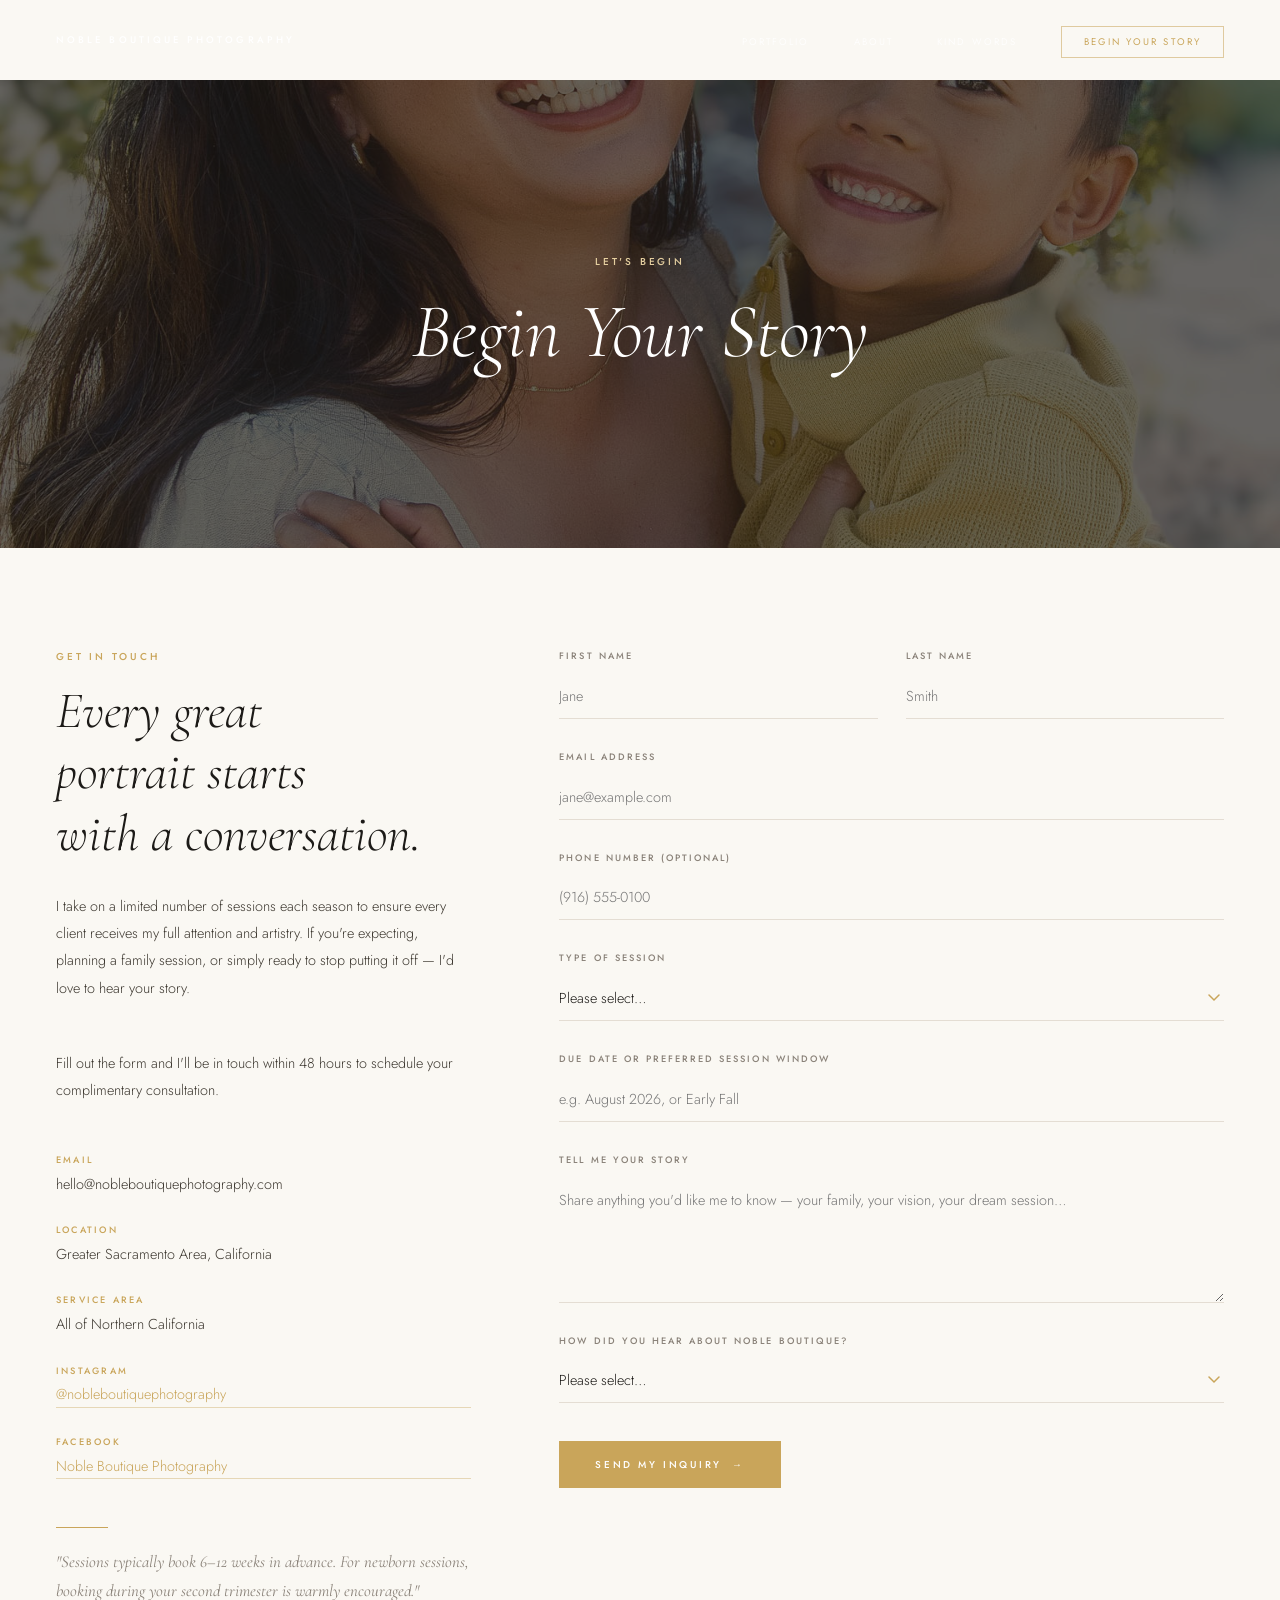
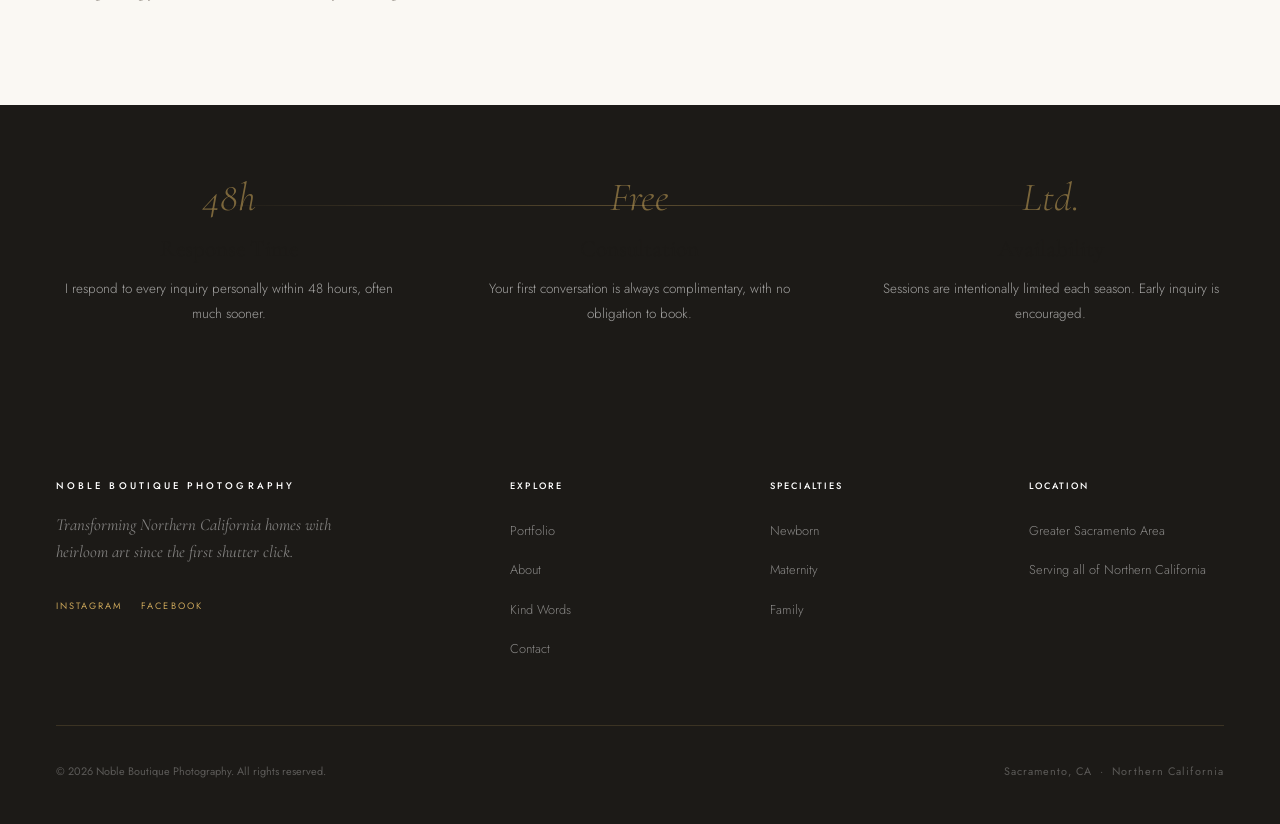
<file: contact.html>
<!DOCTYPE html>
<html lang="en">
<head>
  <meta charset="UTF-8" />
  <meta name="viewport" content="width=device-width, initial-scale=1.0" />
  <title>Contact — Noble Boutique Photography</title>
  <meta name="description" content="Inquire about newborn, maternity, and family photography sessions with Noble Boutique Photography. Serving the greater Sacramento area and all of Northern California." />
  <link rel="stylesheet" href="css/styles.css" />
</head>
<body>

  <!-- ═══ NAVIGATION ═══════════════════════════════════════════ -->
  <nav class="nav nav--scrolled" id="nav">
    <div class="nav__inner">
      <a href="index.html" class="nav__logo">Noble Boutique Photography</a>
      <ul class="nav__links">
        <li><a href="gallery.html"      class="nav__link">Portfolio</a></li>
        <li><a href="about.html"        class="nav__link">About</a></li>
        <li><a href="testimonials.html" class="nav__link">Kind Words</a></li>
        <li><a href="contact.html"      class="nav__link nav__link--cta">Begin Your Story</a></li>
      </ul>
      <button class="nav__hamburger" aria-label="Open menu">
        <span></span><span></span><span></span>
      </button>
    </div>
  </nav>

  <!-- ═══ MOBILE MENU ══════════════════════════════════════════ -->
  <div class="mobile-menu" id="mobileMenu">
    <span class="mobile-menu__close">Close</span>
    <ul class="mobile-menu__links">
      <li><a href="gallery.html"      class="mobile-menu__link">Portfolio</a></li>
      <li><a href="about.html"        class="mobile-menu__link">About</a></li>
      <li><a href="testimonials.html" class="mobile-menu__link">Kind Words</a></li>
      <li><a href="contact.html"      class="mobile-menu__link">Contact</a></li>
    </ul>
  </div>

  <!-- ═══ PAGE HERO ════════════════════════════════════════════ -->
  <header class="page-hero" style="margin-top: var(--nav-h);">
    <div class="page-hero__bg" style="background-image: url('images/family-03.jpg');"></div>
    <div class="page-hero__content">
      <span class="eyebrow page-hero__eyebrow">Let's Begin</span>
      <h1 class="page-hero__title">Begin Your Story</h1>
    </div>
  </header>

  <!-- ═══ CONTACT SECTION ══════════════════════════════════════ -->
  <section class="contact-section section">
    <div class="container">
      <div class="contact-section__inner">

        <!-- Left: Info -->
        <div class="fade-up">
          <span class="eyebrow">Get in Touch</span>
          <h2 class="contact-info__title">Every great<br>portrait starts<br>with a conversation.</h2>
          <p class="contact-info__copy">
            I take on a limited number of sessions each season to ensure every client receives my
            full attention and artistry. If you're expecting, planning a family session, or simply
            ready to stop putting it off — I'd love to hear your story.
          </p>
          <p class="contact-info__copy">
            Fill out the form and I'll be in touch within 48 hours to schedule your complimentary
            consultation.
          </p>

          <div class="contact-detail">
            <div class="contact-detail__item">
              <span class="contact-detail__label">Email</span>
              <span class="contact-detail__value">hello@nobleboutiquephotography.com</span>
            </div>
            <div class="contact-detail__item">
              <span class="contact-detail__label">Location</span>
              <span class="contact-detail__value">Greater Sacramento Area, California</span>
            </div>
            <div class="contact-detail__item">
              <span class="contact-detail__label">Service Area</span>
              <span class="contact-detail__value">All of Northern California</span>
            </div>
            <div class="contact-detail__item">
              <span class="contact-detail__label">Instagram</span>
              <a
                href="https://instagram.com/nobleboutiquephotography"
                target="_blank"
                rel="noopener"
                class="contact-detail__value"
                style="color:var(--gold); border-bottom: 1px solid rgba(201,165,90,0.4);"
              >
                @nobleboutiquephotography
              </a>
            </div>
            <div class="contact-detail__item">
              <span class="contact-detail__label">Facebook</span>
              <a
                href="https://facebook.com/nobleboutiquephotography"
                target="_blank"
                rel="noopener"
                class="contact-detail__value"
                style="color:var(--gold); border-bottom: 1px solid rgba(201,165,90,0.4);"
              >
                Noble Boutique Photography
              </a>
            </div>
          </div>

          <div class="gold-rule gold-rule--left"></div>
          <p style="font-family:var(--font-serif); font-size:1.05rem; font-style:italic; color:var(--warm-gray); margin-top:20px; line-height:1.7;">
            "Sessions typically book 6–12 weeks in advance. For newborn sessions, booking during
            your second trimester is warmly encouraged."
          </p>
        </div>

        <!-- Right: Form -->
        <div class="fade-up">
          <form class="contact-form" id="contactForm" novalidate>
            <div class="form-row">
              <div class="form-group">
                <label class="form-label" for="firstName">First Name</label>
                <input class="form-input" type="text" id="firstName" name="firstName" required placeholder="Jane" />
              </div>
              <div class="form-group">
                <label class="form-label" for="lastName">Last Name</label>
                <input class="form-input" type="text" id="lastName" name="lastName" required placeholder="Smith" />
              </div>
            </div>

            <div class="form-group">
              <label class="form-label" for="email">Email Address</label>
              <input class="form-input" type="email" id="email" name="email" required placeholder="jane@example.com" />
            </div>

            <div class="form-group">
              <label class="form-label" for="phone">Phone Number (optional)</label>
              <input class="form-input" type="tel" id="phone" name="phone" placeholder="(916) 555-0100" />
            </div>

            <div class="form-group">
              <label class="form-label" for="sessionType">Type of Session</label>
              <select class="form-select" id="sessionType" name="sessionType" required>
                <option value="" disabled selected>Please select&hellip;</option>
                <option value="newborn">Newborn</option>
                <option value="maternity">Maternity</option>
                <option value="maternity-newborn">Maternity + Newborn Bundle</option>
                <option value="family">Family</option>
                <option value="other">Other / Not Sure Yet</option>
              </select>
            </div>

            <div class="form-group">
              <label class="form-label" for="dueDate">Due Date or Preferred Session Window</label>
              <input class="form-input" type="text" id="dueDate" name="dueDate" placeholder="e.g. August 2026, or Early Fall" />
            </div>

            <div class="form-group">
              <label class="form-label" for="message">Tell Me Your Story</label>
              <textarea
                class="form-textarea"
                id="message"
                name="message"
                rows="5"
                placeholder="Share anything you'd like me to know — your family, your vision, your dream session&hellip;"
              ></textarea>
            </div>

            <div class="form-group">
              <label class="form-label" for="heardAbout">How did you hear about Noble Boutique?</label>
              <select class="form-select" id="heardAbout" name="heardAbout">
                <option value="" disabled selected>Please select&hellip;</option>
                <option value="instagram">Instagram</option>
                <option value="facebook">Facebook</option>
                <option value="referral">Friend or Family Referral</option>
                <option value="google">Google Search</option>
                <option value="other">Other</option>
              </select>
            </div>

            <button type="submit" class="btn btn--gold form-submit">Send My Inquiry</button>
          </form>
        </div>

      </div>
    </div>
  </section>

  <!-- ═══ ASSURANCE STRIP ════════════════════════════════════════ -->
  <section class="section" style="background: var(--charcoal); padding: 72px 0;">
    <div class="container">
      <div class="experience__steps stagger" style="grid-template-columns: repeat(3,1fr);">
        <div class="step">
          <div class="step__number" style="font-size:2.5rem;">48h</div>
          <h3 class="step__title">Response Time</h3>
          <p class="step__copy">I respond to every inquiry personally within 48 hours, often much sooner.</p>
        </div>
        <div class="step">
          <div class="step__number" style="font-size:2.5rem;">Free</div>
          <h3 class="step__title">Consultation</h3>
          <p class="step__copy">Your first conversation is always complimentary, with no obligation to book.</p>
        </div>
        <div class="step">
          <div class="step__number" style="font-size:2.5rem;">Ltd.</div>
          <h3 class="step__title">Availability</h3>
          <p class="step__copy">Sessions are intentionally limited each season. Early inquiry is encouraged.</p>
        </div>
      </div>
    </div>
  </section>

  <!-- ═══ FOOTER ══════════════════════════════════════════════ -->
  <footer class="footer">
    <div class="container">
      <div class="footer__top">
        <div>
          <p class="footer__brand-name">Noble Boutique Photography</p>
          <p class="footer__tagline">Transforming Northern California homes with heirloom art since the first shutter click.</p>
          <div class="footer__social">
            <a href="https://instagram.com/nobleboutiquephotography" target="_blank" rel="noopener" class="footer__social-link">Instagram</a>
            <a href="https://facebook.com/nobleboutiquephotography" target="_blank" rel="noopener" class="footer__social-link">Facebook</a>
          </div>
        </div>
        <div>
          <p class="footer__col-title">Explore</p>
          <ul class="footer__links">
            <li><a href="gallery.html"      class="footer__link">Portfolio</a></li>
            <li><a href="about.html"        class="footer__link">About</a></li>
            <li><a href="testimonials.html" class="footer__link">Kind Words</a></li>
            <li><a href="contact.html"      class="footer__link">Contact</a></li>
          </ul>
        </div>
        <div>
          <p class="footer__col-title">Specialties</p>
          <ul class="footer__links">
            <li><span class="footer__link">Newborn</span></li>
            <li><span class="footer__link">Maternity</span></li>
            <li><span class="footer__link">Family</span></li>
          </ul>
        </div>
        <div>
          <p class="footer__col-title">Location</p>
          <ul class="footer__links">
            <li><span class="footer__link">Greater Sacramento Area</span></li>
            <li><span class="footer__link">Serving all of Northern California</span></li>
          </ul>
        </div>
      </div>
      <div class="footer__bottom">
        <p class="footer__copy">&copy; 2026 Noble Boutique Photography. All rights reserved.</p>
        <p class="footer__location">Sacramento, CA &nbsp;·&nbsp; Northern California</p>
      </div>
    </div>
  </footer>

  <script src="js/main.js"></script>
</body>
</html>
</file>
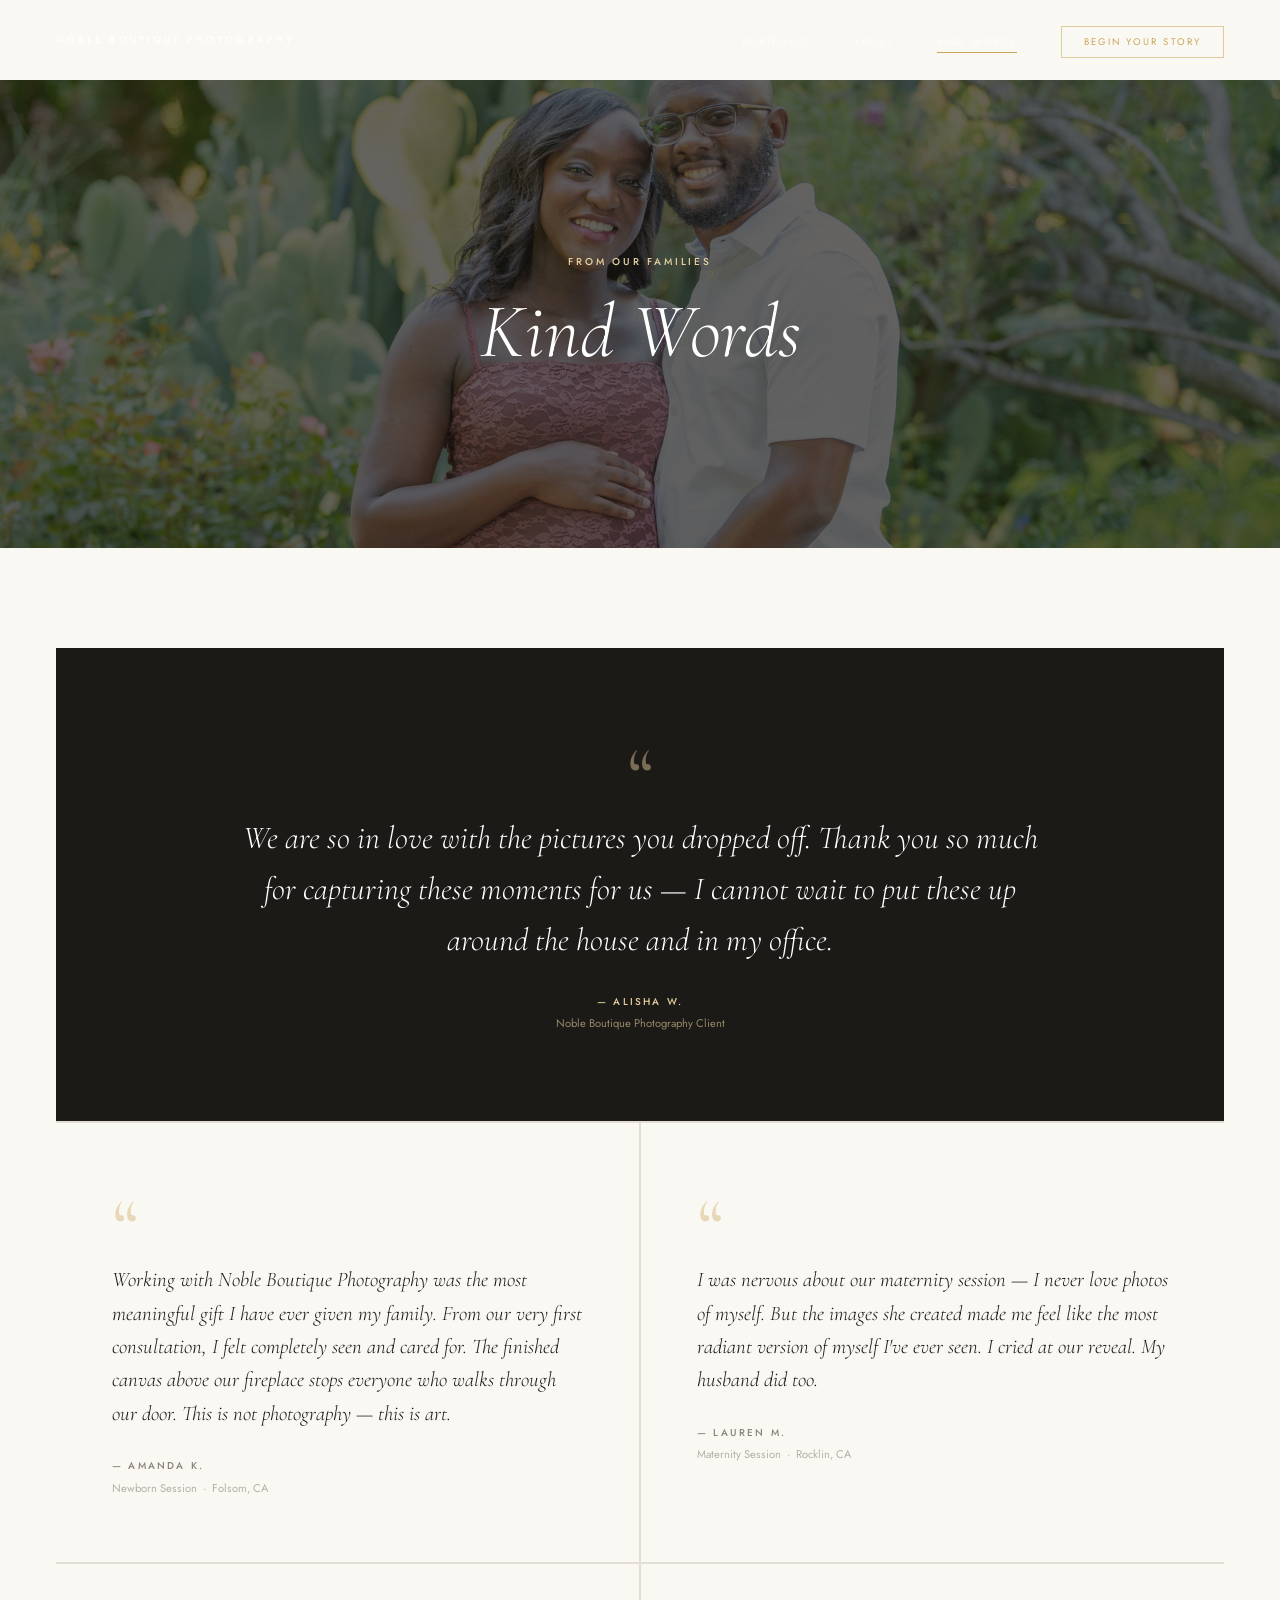
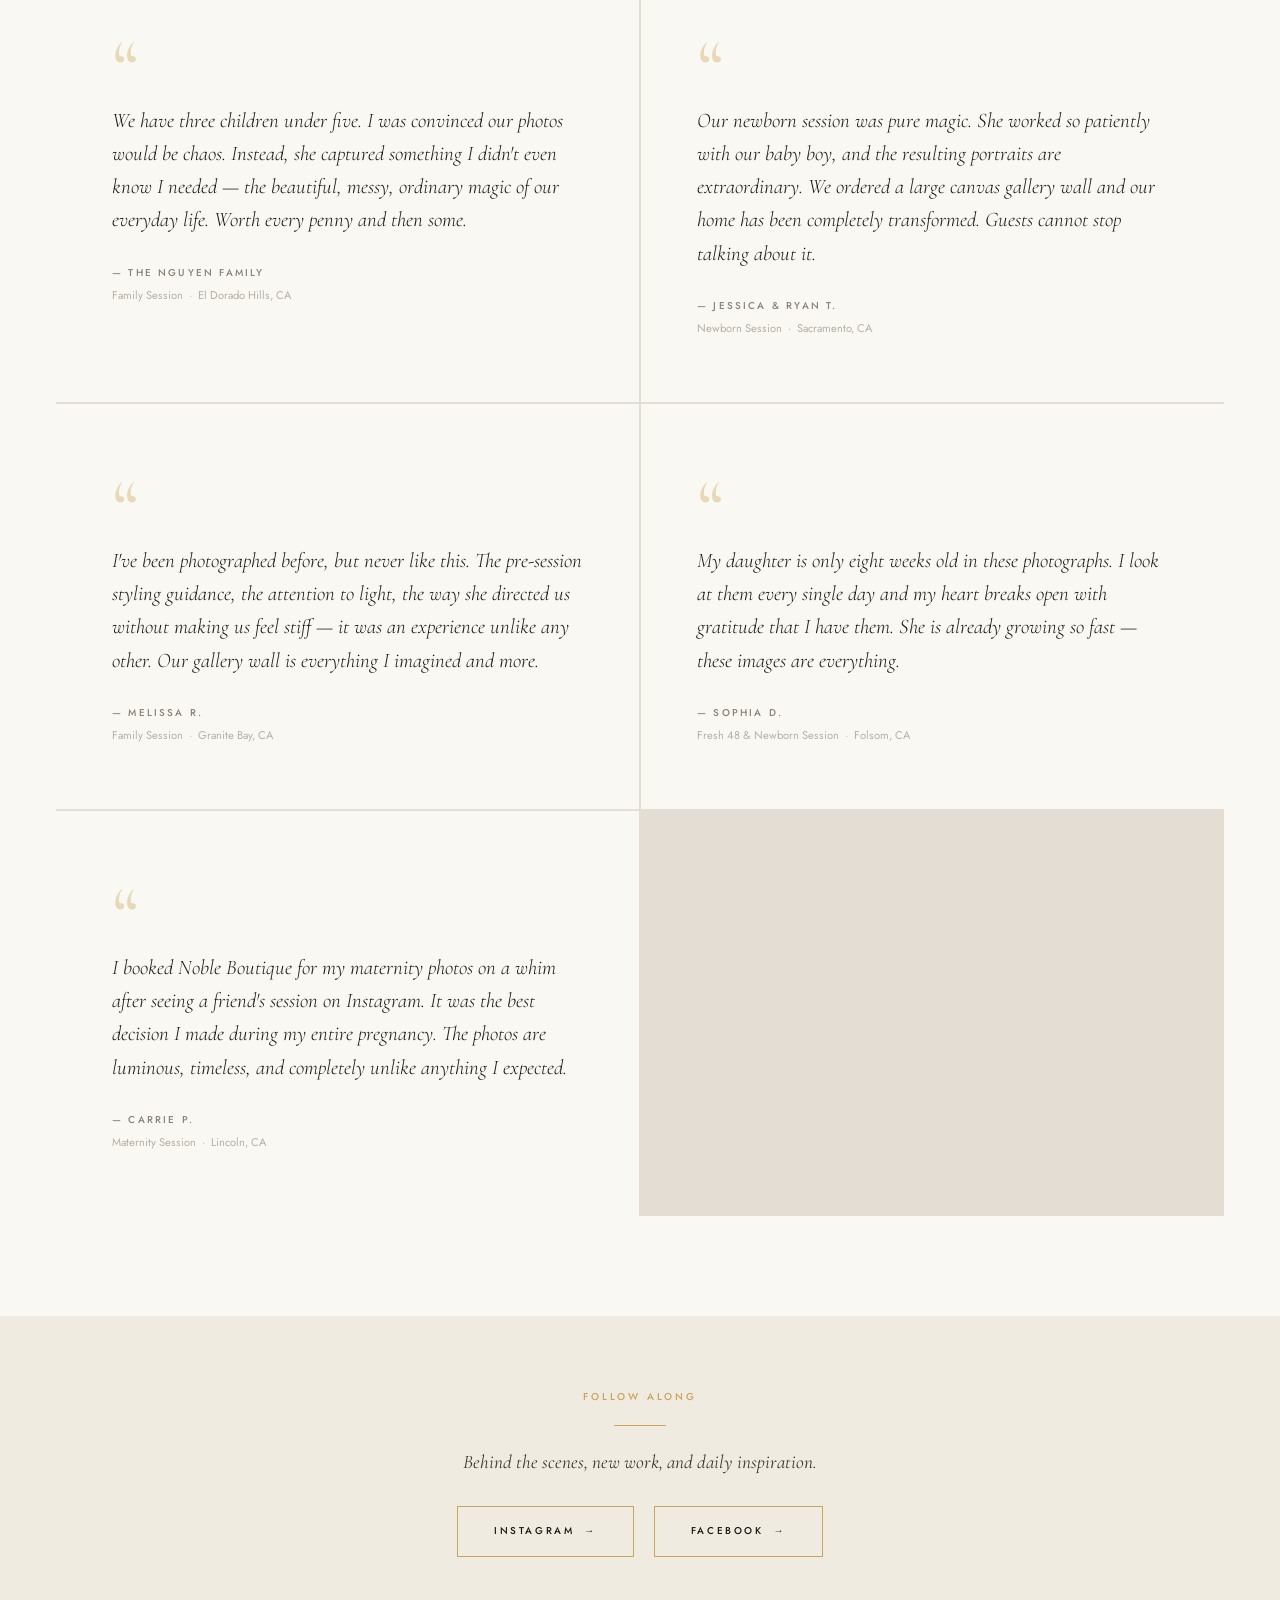
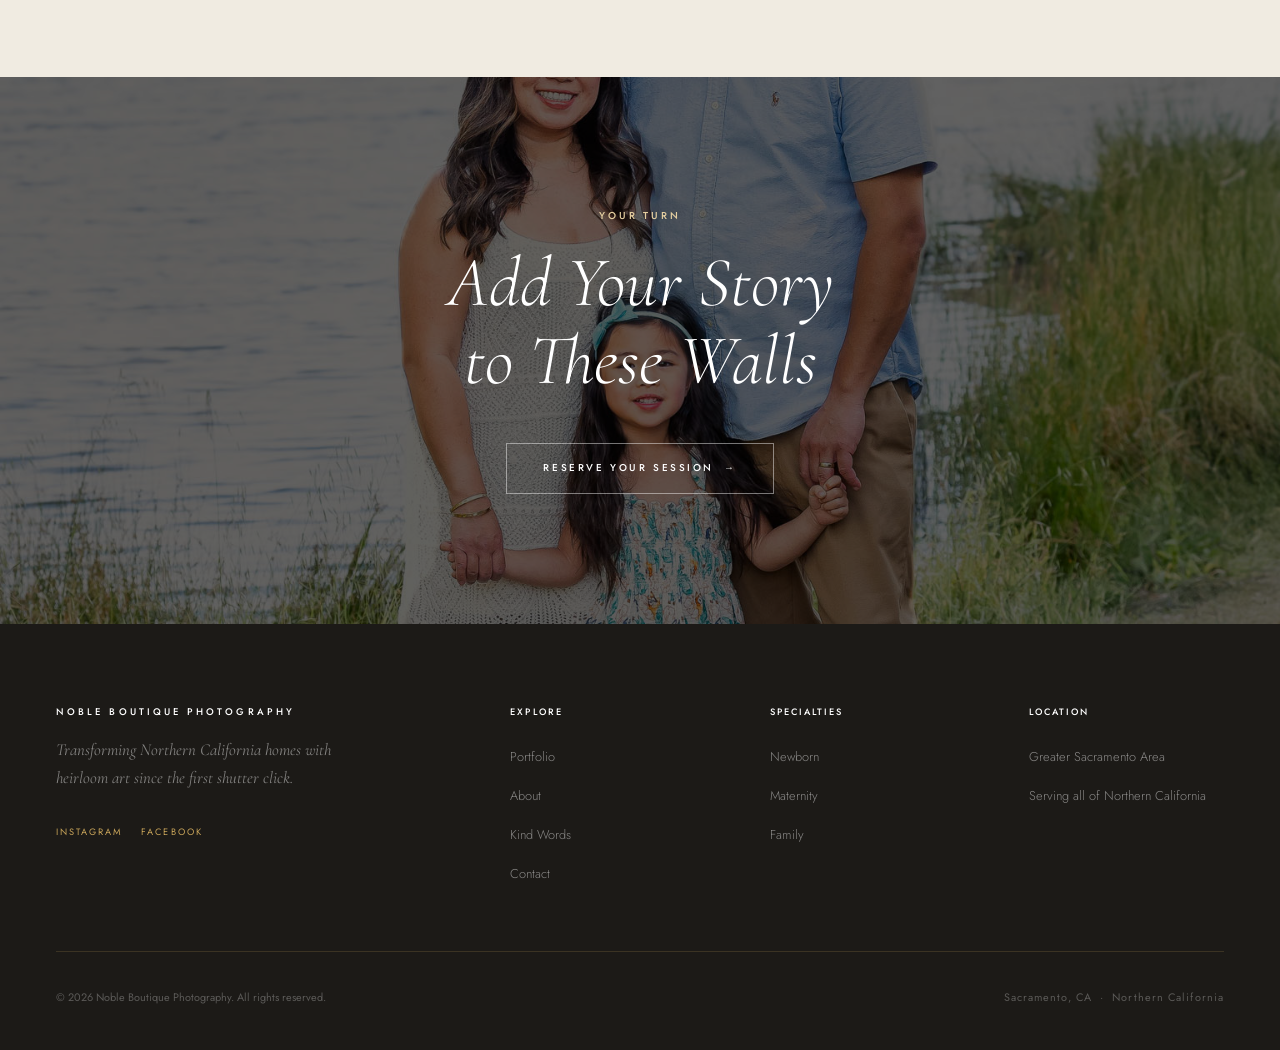
<file: testimonials.html>
<!DOCTYPE html>
<html lang="en">
<head>
  <meta charset="UTF-8" />
  <meta name="viewport" content="width=device-width, initial-scale=1.0" />
  <title>Kind Words — Noble Boutique Photography</title>
  <meta name="description" content="What families say about Noble Boutique Photography. Testimonials from newborn, maternity, and family portrait clients across the greater Sacramento area and Northern California." />
  <link rel="stylesheet" href="css/styles.css" />
</head>
<body>

  <!-- ═══ NAVIGATION ═══════════════════════════════════════════ -->
  <nav class="nav nav--scrolled" id="nav">
    <div class="nav__inner">
      <a href="index.html" class="nav__logo">Noble Boutique Photography</a>
      <ul class="nav__links">
        <li><a href="gallery.html"      class="nav__link">Portfolio</a></li>
        <li><a href="about.html"        class="nav__link">About</a></li>
        <li><a href="testimonials.html" class="nav__link">Kind Words</a></li>
        <li><a href="contact.html"      class="nav__link nav__link--cta">Begin Your Story</a></li>
      </ul>
      <button class="nav__hamburger" aria-label="Open menu">
        <span></span><span></span><span></span>
      </button>
    </div>
  </nav>

  <!-- ═══ MOBILE MENU ══════════════════════════════════════════ -->
  <div class="mobile-menu" id="mobileMenu">
    <span class="mobile-menu__close">Close</span>
    <ul class="mobile-menu__links">
      <li><a href="gallery.html"      class="mobile-menu__link">Portfolio</a></li>
      <li><a href="about.html"        class="mobile-menu__link">About</a></li>
      <li><a href="testimonials.html" class="mobile-menu__link">Kind Words</a></li>
      <li><a href="contact.html"      class="mobile-menu__link">Contact</a></li>
    </ul>
  </div>

  <!-- ═══ PAGE HERO ════════════════════════════════════════════ -->
  <header class="page-hero" style="margin-top: var(--nav-h);">
    <div class="page-hero__bg" style="background-image: url('images/maternity-01.jpg');"></div>
    <div class="page-hero__content">
      <span class="eyebrow page-hero__eyebrow">From Our Families</span>
      <h1 class="page-hero__title">Kind Words</h1>
    </div>
  </header>

  <!-- ═══ TESTIMONIALS ═════════════════════════════════════════ -->
  <section class="testimonials-section">
    <div class="container">

      <div class="testimonials-grid fade-up">

        <!-- Featured — Alisha W. (real client) -->
        <div class="testimonial-card testimonial-card--featured">
          <div class="testimonial-card__quote-mark">&ldquo;</div>
          <p class="testimonial-card__text">
            We are so in love with the pictures you dropped off. Thank you so much for capturing
            these moments for us — I cannot wait to put these up around the house and in my office.
          </p>
          <p class="testimonial-card__author">— Alisha W.</p>
          <p class="testimonial-card__service">Noble Boutique Photography Client</p>
        </div>

        <!-- Card — Amanda K. -->
        <div class="testimonial-card">
          <div class="testimonial-card__quote-mark">&ldquo;</div>
          <p class="testimonial-card__text">
            Working with Noble Boutique Photography was the most meaningful gift I have ever
            given my family. From our very first consultation, I felt completely seen and cared
            for. The finished canvas above our fireplace stops everyone who walks through our door.
            This is not photography — this is art.
          </p>
          <p class="testimonial-card__author">— Amanda K.</p>
          <p class="testimonial-card__service">Newborn Session &nbsp;·&nbsp; Folsom, CA</p>
        </div>

        <!-- Card 1 -->
        <div class="testimonial-card">
          <div class="testimonial-card__quote-mark">&ldquo;</div>
          <p class="testimonial-card__text">
            I was nervous about our maternity session — I never love photos of myself. But
            the images she created made me feel like the most radiant version of myself I've
            ever seen. I cried at our reveal. My husband did too.
          </p>
          <p class="testimonial-card__author">— Lauren M.</p>
          <p class="testimonial-card__service">Maternity Session &nbsp;·&nbsp; Rocklin, CA</p>
        </div>

        <!-- Card 2 -->
        <div class="testimonial-card">
          <div class="testimonial-card__quote-mark">&ldquo;</div>
          <p class="testimonial-card__text">
            We have three children under five. I was convinced our photos would be chaos. Instead,
            she captured something I didn't even know I needed — the beautiful, messy, ordinary
            magic of our everyday life. Worth every penny and then some.
          </p>
          <p class="testimonial-card__author">— The Nguyen Family</p>
          <p class="testimonial-card__service">Family Session &nbsp;·&nbsp; El Dorado Hills, CA</p>
        </div>

        <!-- Card 3 -->
        <div class="testimonial-card">
          <div class="testimonial-card__quote-mark">&ldquo;</div>
          <p class="testimonial-card__text">
            Our newborn session was pure magic. She worked so patiently with our baby boy,
            and the resulting portraits are extraordinary. We ordered a large canvas gallery wall
            and our home has been completely transformed. Guests cannot stop talking about it.
          </p>
          <p class="testimonial-card__author">— Jessica &amp; Ryan T.</p>
          <p class="testimonial-card__service">Newborn Session &nbsp;·&nbsp; Sacramento, CA</p>
        </div>

        <!-- Card 4 -->
        <div class="testimonial-card">
          <div class="testimonial-card__quote-mark">&ldquo;</div>
          <p class="testimonial-card__text">
            I've been photographed before, but never like this. The pre-session styling guidance,
            the attention to light, the way she directed us without making us feel stiff — it was
            an experience unlike any other. Our gallery wall is everything I imagined and more.
          </p>
          <p class="testimonial-card__author">— Melissa R.</p>
          <p class="testimonial-card__service">Family Session &nbsp;·&nbsp; Granite Bay, CA</p>
        </div>

        <!-- Card 5 -->
        <div class="testimonial-card">
          <div class="testimonial-card__quote-mark">&ldquo;</div>
          <p class="testimonial-card__text">
            My daughter is only eight weeks old in these photographs. I look at them every single
            day and my heart breaks open with gratitude that I have them. She is already growing
            so fast — these images are everything.
          </p>
          <p class="testimonial-card__author">— Sophia D.</p>
          <p class="testimonial-card__service">Fresh 48 &amp; Newborn Session &nbsp;·&nbsp; Folsom, CA</p>
        </div>

        <!-- Card 6 -->
        <div class="testimonial-card">
          <div class="testimonial-card__quote-mark">&ldquo;</div>
          <p class="testimonial-card__text">
            I booked Noble Boutique for my maternity photos on a whim after seeing a friend's
            session on Instagram. It was the best decision I made during my entire pregnancy. The
            photos are luminous, timeless, and completely unlike anything I expected.
          </p>
          <p class="testimonial-card__author">— Carrie P.</p>
          <p class="testimonial-card__service">Maternity Session &nbsp;·&nbsp; Lincoln, CA</p>
        </div>

      </div><!-- /testimonials-grid -->
    </div>
  </section>

  <!-- ═══ SOCIAL STRIP ══════════════════════════════════════════ -->
  <section class="section" style="background: var(--cream-dark); padding: 72px 0;">
    <div class="container">
      <div class="fade-up" style="text-align:center; margin-bottom:48px;">
        <span class="eyebrow">Follow Along</span>
        <div class="gold-rule"></div>
        <p style="font-family:var(--font-serif); font-size:1.2rem; font-style:italic; color:var(--charcoal-mid); margin-top:16px;">
          Behind the scenes, new work, and daily inspiration.
        </p>
        <div style="display:flex; gap:20px; justify-content:center; margin-top:28px;">
          <a
            href="https://instagram.com/nobleboutiquephotography"
            target="_blank"
            rel="noopener"
            class="btn btn--outline"
          >
            Instagram
          </a>
          <a
            href="https://facebook.com/nobleboutiquephotography"
            target="_blank"
            rel="noopener"
            class="btn btn--outline"
          >
            Facebook
          </a>
        </div>
      </div>
    </div>
  </section>

  <!-- ═══ CTA ═══════════════════════════════════════════════════ -->
  <section class="cta-section">
    <div class="cta-section__bg" style="background-image: url('images/family-04.jpg');"></div>
    <div class="container">
      <div class="cta-section__content fade-up">
        <span class="eyebrow cta-section__eyebrow">Your Turn</span>
        <h2 class="cta-section__title">Add Your Story<br>to These Walls</h2>
        <a href="contact.html" class="btn btn--outline-white">Reserve Your Session</a>
      </div>
    </div>
  </section>

  <!-- ═══ FOOTER ══════════════════════════════════════════════ -->
  <footer class="footer">
    <div class="container">
      <div class="footer__top">
        <div>
          <p class="footer__brand-name">Noble Boutique Photography</p>
          <p class="footer__tagline">Transforming Northern California homes with heirloom art since the first shutter click.</p>
          <div class="footer__social">
            <a href="https://instagram.com/nobleboutiquephotography" target="_blank" rel="noopener" class="footer__social-link">Instagram</a>
            <a href="https://facebook.com/nobleboutiquephotography" target="_blank" rel="noopener" class="footer__social-link">Facebook</a>
          </div>
        </div>
        <div>
          <p class="footer__col-title">Explore</p>
          <ul class="footer__links">
            <li><a href="gallery.html"      class="footer__link">Portfolio</a></li>
            <li><a href="about.html"        class="footer__link">About</a></li>
            <li><a href="testimonials.html" class="footer__link">Kind Words</a></li>
            <li><a href="contact.html"      class="footer__link">Contact</a></li>
          </ul>
        </div>
        <div>
          <p class="footer__col-title">Specialties</p>
          <ul class="footer__links">
            <li><span class="footer__link">Newborn</span></li>
            <li><span class="footer__link">Maternity</span></li>
            <li><span class="footer__link">Family</span></li>
          </ul>
        </div>
        <div>
          <p class="footer__col-title">Location</p>
          <ul class="footer__links">
            <li><span class="footer__link">Greater Sacramento Area</span></li>
            <li><span class="footer__link">Serving all of Northern California</span></li>
          </ul>
        </div>
      </div>
      <div class="footer__bottom">
        <p class="footer__copy">&copy; 2026 Noble Boutique Photography. All rights reserved.</p>
        <p class="footer__location">Sacramento, CA &nbsp;·&nbsp; Northern California</p>
      </div>
    </div>
  </footer>

  <script src="js/main.js"></script>
</body>
</html>
</file>
<file: css/styles.css>
/* ============================================
   NOBLE BOUTIQUE PHOTOGRAPHY
   Brand: Cream & Gold  |  Editorial Luxury
   ============================================ */

@import url('https://fonts.googleapis.com/css2?family=Cormorant+Garamond:ital,wght@0,300;0,400;0,500;0,600;1,300;1,400;1,500;1,600&family=Jost:wght@300;400;500;600&display=swap');

/* ─── Custom Properties ────────────────────── */
:root {
  --cream:        #FAF8F3;
  --cream-dark:   #F0EBE1;
  --cream-mid:    #E4DDD3;
  --gold:         #C9A55A;
  --gold-light:   #E5CFA0;
  --gold-dark:    #A8843A;
  --charcoal:     #1C1A17;
  --charcoal-mid: #3D3830;
  --warm-gray:    #8A8279;
  --warm-gray-lt: #B5AFA7;
  --white:        #FFFFFF;

  --font-serif: 'Cormorant Garamond', Georgia, serif;
  --font-sans:  'Jost', 'Helvetica Neue', Arial, sans-serif;

  --nav-h:   80px;
  --pad:     100px;
  --max-w:   1400px;
  --ease:    cubic-bezier(0.25, 0.46, 0.45, 0.94);
  --trans:   all 0.4s var(--ease);
  --trans-f: all 0.22s ease;
}

/* ─── Reset ────────────────────────────────── */
*, *::before, *::after { box-sizing: border-box; margin: 0; padding: 0; }
html { scroll-behavior: smooth; font-size: 16px; }
body {
  font-family: var(--font-sans);
  background: var(--cream);
  color: var(--charcoal);
  line-height: 1.7;
  overflow-x: hidden;
  -webkit-font-smoothing: antialiased;
}
img { max-width: 100%; height: auto; display: block; }
a { color: inherit; text-decoration: none; }
ul { list-style: none; }

/* ─── Typography helpers ───────────────────── */
h1, h2, h3, h4 {
  font-family: var(--font-serif);
  font-weight: 400;
  line-height: 1.1;
}

.eyebrow {
  font-family: var(--font-sans);
  font-size: 0.625rem;
  font-weight: 500;
  letter-spacing: 0.28em;
  text-transform: uppercase;
  color: var(--gold);
  display: block;
}

/* ─── Layout ────────────────────────────────── */
.container        { max-width: var(--max-w); margin: 0 auto; padding: 0 56px; }
.container--narrow{ max-width: 880px;        margin: 0 auto; padding: 0 56px; }
.section          { padding: var(--pad) 0; }

.gold-rule          { width: 52px; height: 1px; background: var(--gold); margin: 20px auto; }
.gold-rule--left    { margin-left: 0; }


/* ============================================
   NAVIGATION
   ============================================ */
.nav {
  position: fixed; top: 0; left: 0; right: 0; z-index: 900;
  height: var(--nav-h);
  display: flex; align-items: center;
  padding: 0 56px;
  transition: var(--trans);
}
.nav--transparent { background: transparent; }
.nav--scrolled {
  background: rgba(250,248,243,0.96);
  backdrop-filter: blur(10px);
  -webkit-backdrop-filter: blur(10px);
  box-shadow: 0 1px 0 rgba(201,165,90,0.18);
}

.nav__inner { display: flex; align-items: center; justify-content: space-between; width: 100%; }

.nav__logo {
  font-family: var(--font-sans);
  font-size: 0.6rem;
  font-weight: 500;
  letter-spacing: 0.32em;
  text-transform: uppercase;
  transition: color 0.3s ease;
}
.nav--transparent .nav__logo { color: var(--white); }
.nav--scrolled    .nav__logo { color: var(--charcoal); }

.nav__links { display: flex; gap: 44px; align-items: center; }

.nav__link {
  font-family: var(--font-sans);
  font-size: 0.6rem;
  font-weight: 400;
  letter-spacing: 0.22em;
  text-transform: uppercase;
  position: relative;
  transition: var(--trans-f);
}
.nav--transparent .nav__link { color: rgba(255,255,255,0.82); }
.nav--scrolled    .nav__link { color: var(--charcoal-mid); }

.nav__link::after {
  content: ''; position: absolute; bottom: -4px; left: 0;
  width: 0; height: 1px; background: var(--gold);
  transition: width 0.3s ease;
}
.nav__link:hover::after,
.nav__link.active::after { width: 100%; }

.nav__link--cta {
  border: 1px solid rgba(201,165,90,0.55);
  padding: 8px 22px;
  color: var(--gold) !important;
}
.nav__link--cta:hover {
  background: var(--gold);
  color: var(--white) !important;
  border-color: var(--gold);
}
.nav__link--cta::after { display: none; }

.nav__hamburger { display: none; flex-direction: column; gap: 5px; cursor: pointer; padding: 4px; }
.nav__hamburger span {
  display: block; width: 24px; height: 1px; background: currentColor; transition: var(--trans);
}
.nav--transparent .nav__hamburger { color: var(--white); }
.nav--scrolled    .nav__hamburger { color: var(--charcoal); }

/* ─── Mobile Overlay ───────────────────────── */
.mobile-menu {
  position: fixed; inset: 0; background: var(--cream); z-index: 950;
  display: flex; flex-direction: column; align-items: center; justify-content: center;
  opacity: 0; pointer-events: none; transition: opacity 0.38s ease;
}
.mobile-menu.open { opacity: 1; pointer-events: all; }

.mobile-menu__links { display: flex; flex-direction: column; align-items: center; gap: 36px; }
.mobile-menu__link {
  font-family: var(--font-serif); font-size: 2.6rem; font-weight: 300;
  font-style: italic; color: var(--charcoal); transition: color 0.2s;
}
.mobile-menu__link:hover { color: var(--gold); }
.mobile-menu__close {
  position: absolute; top: 28px; right: 56px;
  font-family: var(--font-sans); font-size: 0.6rem; letter-spacing: 0.22em;
  text-transform: uppercase; cursor: pointer; color: var(--warm-gray);
}


/* ============================================
   HERO — HOME
   ============================================ */
.hero {
  position: relative; height: 100vh; min-height: 680px;
  overflow: hidden; display: flex; align-items: flex-end; padding-bottom: 88px;
}
.hero__bg {
  position: absolute; inset: 0;
  background-size: cover; background-position: center;
  transform: scale(1.06); transition: transform 9s var(--ease);
}
.hero__bg::after {
  content: ''; position: absolute; inset: 0;
  background: linear-gradient(
    to top,
    rgba(28,26,23,0.78) 0%,
    rgba(28,26,23,0.28) 55%,
    rgba(28,26,23,0.08) 100%
  );
}
.hero--loaded .hero__bg { transform: scale(1); }

.hero__content {
  position: relative; z-index: 2;
  padding: 0 56px; width: 100%; max-width: var(--max-w); margin: 0 auto;
}
.hero__eyebrow        { color: var(--gold-light); margin-bottom: 20px; }
.hero__title {
  font-family: var(--font-serif);
  font-size: clamp(3rem, 7.5vw, 7.5rem);
  font-weight: 300; font-style: italic;
  color: var(--white); line-height: 1.04;
  max-width: 820px; margin-bottom: 28px;
}
.hero__subtitle {
  font-family: var(--font-sans); font-size: 0.78rem; font-weight: 300;
  letter-spacing: 0.14em; color: rgba(255,255,255,0.72);
  max-width: 460px; margin-bottom: 52px;
}
.hero__cta {
  display: inline-flex; align-items: center; gap: 14px;
  font-family: var(--font-sans); font-size: 0.62rem; font-weight: 500;
  letter-spacing: 0.26em; text-transform: uppercase;
  color: var(--white); border-bottom: 1px solid var(--gold);
  padding-bottom: 4px; transition: var(--trans-f);
}
.hero__cta::after { content: '→'; transition: transform 0.28s ease; }
.hero__cta:hover { color: var(--gold-light); }
.hero__cta:hover::after { transform: translateX(6px); }

.hero__scroll {
  position: absolute; bottom: 36px; right: 56px; z-index: 2;
  display: flex; flex-direction: column; align-items: center; gap: 8px;
  font-family: var(--font-sans); font-size: 0.58rem; letter-spacing: 0.22em;
  text-transform: uppercase; color: rgba(255,255,255,0.45);
  writing-mode: vertical-lr; transform: rotate(180deg);
}

/* ─── Page Hero (inner pages) ──────────────── */
.page-hero {
  height: 52vh; min-height: 380px;
  background-color: var(--charcoal);
  display: flex; align-items: center; justify-content: center;
  text-align: center; position: relative; overflow: hidden;
}
.page-hero__bg {
  position: absolute; inset: 0;
  background-size: cover; background-position: center;
  opacity: 0.32;
}
.page-hero__content { position: relative; z-index: 2; }
.page-hero__eyebrow { color: var(--gold-light); margin-bottom: 20px; }
.page-hero__title {
  font-family: var(--font-serif);
  font-size: clamp(2.4rem, 6vw, 5.5rem);
  font-weight: 300; font-style: italic; color: var(--white);
}


/* ============================================
   BUTTONS
   ============================================ */
.btn {
  display: inline-flex; align-items: center; gap: 10px;
  font-family: var(--font-sans); font-size: 0.62rem; font-weight: 500;
  letter-spacing: 0.26em; text-transform: uppercase;
  padding: 16px 36px; cursor: pointer; transition: var(--trans);
  border: none; outline: none;
}
.btn--gold     { background: var(--gold); color: var(--white); }
.btn--gold:hover { background: var(--gold-dark); }
.btn--outline  { background: transparent; color: var(--charcoal); border: 1px solid var(--gold); }
.btn--outline:hover { background: var(--gold); color: var(--white); }
.btn--outline-white { background: transparent; color: var(--white); border: 1px solid rgba(255,255,255,0.45); }
.btn--outline-white:hover { background: var(--white); color: var(--charcoal); border-color: var(--white); }
.btn::after { content: '→'; transition: transform 0.28s ease; }
.btn:hover::after { transform: translateX(4px); }


/* ============================================
   BRAND STATEMENT — HOME
   ============================================ */
.brand-statement { padding: var(--pad) 0; }
.brand-statement__inner {
  display: grid; grid-template-columns: 220px 1fr; gap: 96px; align-items: start;
}
.brand-statement__headline {
  font-family: var(--font-serif);
  font-size: clamp(2rem, 4vw, 3.6rem);
  font-weight: 300; font-style: italic;
  line-height: 1.18; margin: 20px 0 28px;
}
.brand-statement__copy {
  font-family: var(--font-sans); font-size: 1rem; font-weight: 300;
  color: var(--charcoal-mid); line-height: 1.85;
  margin-bottom: 44px; max-width: 580px;
}


/* ============================================
   FEATURED WORK — HOME
   ============================================ */
.featured-work { padding: 0 0 var(--pad); }
.featured-work__header { text-align: center; margin-bottom: 56px; }
.featured-work__title {
  font-family: var(--font-serif);
  font-size: clamp(2rem, 4vw, 3rem); font-weight: 300; font-style: italic;
  margin-top: 16px;
}

.featured-work__grid {
  display: grid;
  grid-template-columns: 1.15fr 0.85fr;
  grid-template-rows: 340px 340px;
  gap: 14px;
}
.work-item { position: relative; overflow: hidden; cursor: pointer; }
.work-item:first-child { grid-row: 1 / 3; }

.work-item__img {
  width: 100%; height: 100%; object-fit: cover;
  transition: transform 0.85s var(--ease);
}
.work-item:hover .work-item__img { transform: scale(1.04); }

.work-item__overlay {
  position: absolute; inset: 0;
  background: linear-gradient(to top, rgba(28,26,23,0.6) 0%, transparent 55%);
  opacity: 0; transition: opacity 0.38s ease;
  display: flex; align-items: flex-end; padding: 28px;
}
.work-item:hover .work-item__overlay { opacity: 1; }
.work-item__caption {
  font-family: var(--font-serif); font-size: 1.1rem; font-style: italic; color: var(--white);
}


/* ============================================
   THE EXPERIENCE — HOME
   ============================================ */
.experience {
  background: var(--charcoal); color: var(--white);
  padding: var(--pad) 0; position: relative; overflow: hidden;
}
.experience::before {
  content: ''; position: absolute; top: 0; left: 0; right: 0;
  height: 1px; background: var(--gold); opacity: 0.25;
}
.experience__header { text-align: center; margin-bottom: 80px; }
.experience__eyebrow { color: var(--gold-light); }
.experience__title {
  font-family: var(--font-serif);
  font-size: clamp(2rem, 4vw, 3.5rem); font-weight: 300; font-style: italic; margin-top: 16px;
}
.experience__steps {
  display: grid; grid-template-columns: repeat(3,1fr); gap: 64px; position: relative;
}
.experience__steps::before {
  content: ''; position: absolute; top: 28px; left: 12%; right: 12%;
  height: 1px; background: linear-gradient(to right, transparent, var(--gold), transparent);
  opacity: 0.35;
}
.step { text-align: center; }
.step__number {
  font-family: var(--font-serif); font-size: 4rem; font-weight: 300; font-style: italic;
  color: var(--gold); opacity: 0.55; line-height: 1; margin-bottom: 20px;
}
.step__title { font-family: var(--font-serif); font-size: 1.45rem; font-weight: 400; margin-bottom: 14px; }
.step__copy {
  font-family: var(--font-sans); font-size: 0.84rem; font-weight: 300;
  color: rgba(255,255,255,0.6); line-height: 1.85;
}


/* ============================================
   WALL ART — HOME
   ============================================ */
.wall-art { background: var(--cream-dark); }
.wall-art__inner {
  display: grid; grid-template-columns: 1fr 1fr; min-height: 600px;
}
.wall-art__image { position: relative; overflow: hidden; }
.wall-art__img { width: 100%; height: 100%; object-fit: cover; min-height: 520px; }
.wall-art__content {
  padding: 88px 80px; display: flex; flex-direction: column;
  justify-content: center; background: var(--cream-dark);
}
.wall-art__title {
  font-family: var(--font-serif);
  font-size: clamp(2rem, 3.5vw, 3rem); font-weight: 300; font-style: italic;
  line-height: 1.2; margin: 16px 0 28px;
}
.wall-art__copy {
  font-family: var(--font-sans); font-size: 0.9rem; font-weight: 300;
  color: var(--charcoal-mid); line-height: 1.88; margin-bottom: 14px;
}
.wall-art__list { margin: 24px 0 44px; }
.wall-art__list li {
  font-family: var(--font-sans); font-size: 0.8rem; font-weight: 400;
  letter-spacing: 0.08em; color: var(--charcoal-mid);
  padding: 10px 0; border-bottom: 1px solid var(--cream-mid);
  display: flex; align-items: center; gap: 14px;
}
.wall-art__list li::before {
  content: ''; width: 22px; height: 1px; background: var(--gold); flex-shrink: 0;
}


/* ============================================
   TESTIMONIAL SINGLE — HOME
   ============================================ */
.testimonial-single { padding: var(--pad) 0; text-align: center; }
.testimonial-single__quote {
  font-family: var(--font-serif);
  font-size: clamp(1.5rem, 3vw, 2.6rem); font-weight: 300; font-style: italic;
  color: var(--charcoal); max-width: 820px; margin: 0 auto 36px;
  line-height: 1.45; position: relative; padding: 0 48px;
}
.testimonial-single__quote::before {
  content: '\201C';
  font-size: 7rem; color: var(--gold-light); opacity: 0.55;
  position: absolute; top: -24px; left: 0;
  font-style: normal; line-height: 1;
}
.testimonial-single__author {
  font-family: var(--font-sans); font-size: 0.62rem; font-weight: 500;
  letter-spacing: 0.22em; text-transform: uppercase; color: var(--warm-gray);
}


/* ============================================
   CTA SECTION — HOME
   ============================================ */
.cta-section {
  position: relative; padding: 130px 0; overflow: hidden; text-align: center;
}
.cta-section__bg {
  position: absolute; inset: 0; background-size: cover; background-position: center;
  filter: brightness(0.38);
}
.cta-section__content { position: relative; z-index: 2; }
.cta-section__eyebrow { color: var(--gold-light); margin-bottom: 20px; }
.cta-section__title {
  font-family: var(--font-serif);
  font-size: clamp(2.5rem, 5.5vw, 5rem); font-weight: 300; font-style: italic;
  color: var(--white); margin-bottom: 44px;
}


/* ============================================
   FOOTER
   ============================================ */
.footer { background: var(--charcoal); padding: 80px 0 44px; }
.footer__top {
  display: grid; grid-template-columns: 2fr 1fr 1fr 1fr; gap: 64px;
  padding-bottom: 64px;
  border-bottom: 1px solid rgba(201,165,90,0.18); margin-bottom: 36px;
}
.footer__brand-name {
  font-family: var(--font-sans); font-size: 0.6rem; font-weight: 500;
  letter-spacing: 0.32em; text-transform: uppercase; color: var(--white); margin-bottom: 16px;
}
.footer__tagline {
  font-family: var(--font-serif); font-size: 1.05rem; font-style: italic;
  color: rgba(255,255,255,0.45); line-height: 1.65; margin-bottom: 32px; max-width: 280px;
}
.footer__social { display: flex; gap: 18px; }
.footer__social-link {
  font-family: var(--font-sans); font-size: 0.58rem; letter-spacing: 0.22em;
  text-transform: uppercase; color: var(--gold); transition: color 0.2s;
}
.footer__social-link:hover { color: var(--gold-light); }

.footer__col-title {
  font-family: var(--font-sans); font-size: 0.58rem; font-weight: 500;
  letter-spacing: 0.22em; text-transform: uppercase; color: var(--white); margin-bottom: 22px;
}
.footer__links { display: flex; flex-direction: column; gap: 12px; }
.footer__link {
  font-family: var(--font-sans); font-size: 0.8rem; font-weight: 300;
  color: rgba(255,255,255,0.48); transition: color 0.2s;
}
.footer__link:hover { color: var(--gold-light); }

.footer__bottom { display: flex; align-items: center; justify-content: space-between; }
.footer__copy,
.footer__location {
  font-family: var(--font-sans); font-size: 0.68rem; color: rgba(255,255,255,0.28);
}
.footer__location { letter-spacing: 0.1em; }


/* ============================================
   GALLERY PAGE
   ============================================ */
.gallery-section { padding: var(--pad) 0; }
.gallery-filter {
  display: flex; justify-content: center; gap: 8px; margin-bottom: 64px; flex-wrap: wrap;
}
.filter-btn {
  font-family: var(--font-sans); font-size: 0.62rem; font-weight: 400;
  letter-spacing: 0.22em; text-transform: uppercase;
  padding: 10px 26px; border: 1px solid var(--cream-mid);
  background: transparent; color: var(--warm-gray); cursor: pointer; transition: var(--trans);
}
.filter-btn:hover  { border-color: var(--gold); color: var(--charcoal); }
.filter-btn.active { background: var(--gold); color: var(--white); border-color: var(--gold); }

.gallery-grid { columns: 3; column-gap: 14px; }
.gallery-item {
  break-inside: avoid; margin-bottom: 14px;
  overflow: hidden; position: relative; cursor: pointer;
}
.gallery-item.hidden { display: none; }
.gallery-item__img {
  width: 100%; display: block;
  transition: transform 0.82s var(--ease);
}
.gallery-item:hover .gallery-item__img { transform: scale(1.04); }
.gallery-item__overlay {
  position: absolute; inset: 0; background: rgba(28,26,23,0.42);
  opacity: 0; transition: opacity 0.32s ease;
  display: flex; align-items: center; justify-content: center;
}
.gallery-item:hover .gallery-item__overlay { opacity: 1; }
.gallery-item__label {
  font-family: var(--font-serif); font-size: 1rem; font-style: italic;
  color: var(--white); letter-spacing: 0.04em;
}

.lightbox {
  position: fixed; inset: 0; background: rgba(28,26,23,0.96); z-index: 2000;
  display: flex; align-items: center; justify-content: center;
  opacity: 0; pointer-events: none; transition: opacity 0.3s ease;
}
.lightbox.open { opacity: 1; pointer-events: all; }
.lightbox__img  { max-width: 90vw; max-height: 90vh; object-fit: contain; }
.lightbox__close {
  position: absolute; top: 32px; right: 44px;
  font-family: var(--font-sans); font-size: 0.62rem; letter-spacing: 0.22em;
  text-transform: uppercase; color: rgba(255,255,255,0.55); cursor: pointer; transition: color 0.2s;
}
.lightbox__close:hover { color: var(--gold); }


/* ============================================
   ABOUT PAGE
   ============================================ */
.about-intro { padding: var(--pad) 0; }
.about-intro__inner { display: grid; grid-template-columns: 1fr 1fr; gap: 88px; align-items: center; }
.about-intro__image { position: relative; }
.about-intro__img   { width: 100%; aspect-ratio: 3/4; object-fit: cover; }
.about-intro__image-accent {
  position: absolute; bottom: -28px; right: -28px;
  width: 58%; height: 58%; border: 1px solid var(--gold); z-index: -1; opacity: 0.38;
}
.about-intro__headline {
  font-family: var(--font-serif);
  font-size: clamp(2rem, 4vw, 3.6rem); font-weight: 300; font-style: italic;
  line-height: 1.18; margin: 16px 0 30px;
}
.about-intro__copy {
  font-family: var(--font-sans); font-size: 0.95rem; font-weight: 300;
  color: var(--charcoal-mid); line-height: 1.88; margin-bottom: 20px;
}

.about-philosophy { background: var(--charcoal); padding: var(--pad) 0; text-align: center; }
.about-philosophy__quote {
  font-family: var(--font-serif);
  font-size: clamp(1.8rem, 3.5vw, 3rem); font-weight: 300; font-style: italic;
  color: var(--white); max-width: 800px; margin: 20px auto 28px; line-height: 1.35;
}
.about-philosophy__attribution {
  font-family: var(--font-sans); font-size: 0.62rem; letter-spacing: 0.22em;
  text-transform: uppercase; color: var(--gold);
}

.about-values { padding: var(--pad) 0; }
.about-values__header { text-align: center; margin-bottom: 72px; }
.about-values__title {
  font-family: var(--font-serif); font-size: clamp(2rem, 4vw, 3rem);
  font-weight: 300; font-style: italic; margin-top: 16px;
}
.values-grid { display: grid; grid-template-columns: repeat(3,1fr); gap: 48px; }
.value-card { padding: 44px 36px; border-top: 1px solid var(--gold); }
.value-card__number {
  font-family: var(--font-serif); font-size: 3rem; font-weight: 300; font-style: italic;
  color: var(--gold-light); margin-bottom: 18px; line-height: 1;
}
.value-card__title { font-family: var(--font-serif); font-size: 1.4rem; margin-bottom: 14px; }
.value-card__copy {
  font-family: var(--font-sans); font-size: 0.84rem; font-weight: 300;
  color: var(--charcoal-mid); line-height: 1.85;
}


/* ============================================
   TESTIMONIALS PAGE
   ============================================ */
.testimonials-section { padding: var(--pad) 0; }
.testimonials-grid { display: grid; grid-template-columns: 1fr 1fr; gap: 2px; background: var(--cream-mid); }
.testimonial-card { background: var(--cream); padding: 64px 56px; }
.testimonial-card--featured {
  grid-column: 1 / -1; background: var(--charcoal); padding: 88px 120px; text-align: center;
}
.testimonial-card__quote-mark {
  font-family: var(--font-serif); font-size: 5rem; color: var(--gold);
  opacity: 0.38; line-height: 1; margin-bottom: -4px;
}
.testimonial-card--featured .testimonial-card__quote-mark { color: var(--gold-light); opacity: 0.45; }
.testimonial-card__text {
  font-family: var(--font-serif); font-size: 1.3rem; font-weight: 300; font-style: italic;
  line-height: 1.6; margin-bottom: 28px; color: var(--charcoal);
}
.testimonial-card--featured .testimonial-card__text {
  font-size: clamp(1.4rem, 2.5vw, 2.1rem); color: var(--white);
  max-width: 800px; margin-left: auto; margin-right: auto;
}
.testimonial-card__author {
  font-family: var(--font-sans); font-size: 0.62rem; font-weight: 500;
  letter-spacing: 0.22em; text-transform: uppercase; color: var(--warm-gray);
}
.testimonial-card--featured .testimonial-card__author { color: var(--gold-light); }
.testimonial-card__service {
  font-family: var(--font-sans); font-size: 0.7rem; color: var(--warm-gray-lt); margin-top: 4px;
}
.testimonial-card--featured .testimonial-card__service { color: rgba(229,207,160,0.6); }


/* ============================================
   CONTACT PAGE
   ============================================ */
.contact-section { padding: var(--pad) 0; }
.contact-section__inner { display: grid; grid-template-columns: 1fr 1.6fr; gap: 88px; }
.contact-info__title {
  font-family: var(--font-serif);
  font-size: clamp(2rem, 4vw, 3.2rem); font-weight: 300; font-style: italic;
  line-height: 1.2; margin: 16px 0 28px;
}
.contact-info__copy {
  font-family: var(--font-sans); font-size: 0.9rem; font-weight: 300;
  color: var(--charcoal-mid); line-height: 1.88; margin-bottom: 48px;
}
.contact-detail { display: flex; flex-direction: column; gap: 26px; margin-bottom: 48px; }
.contact-detail__item { display: flex; flex-direction: column; gap: 4px; }
.contact-detail__label {
  font-family: var(--font-sans); font-size: 0.58rem; font-weight: 500;
  letter-spacing: 0.24em; text-transform: uppercase; color: var(--gold);
}
.contact-detail__value {
  font-family: var(--font-sans); font-size: 0.9rem; font-weight: 300; color: var(--charcoal-mid);
}

/* Form */
.contact-form { display: flex; flex-direction: column; }
.form-row { display: grid; grid-template-columns: 1fr 1fr; gap: 28px; }
.form-group { display: flex; flex-direction: column; margin-bottom: 30px; }
.form-label {
  font-family: var(--font-sans); font-size: 0.58rem; font-weight: 500;
  letter-spacing: 0.22em; text-transform: uppercase; color: var(--warm-gray); margin-bottom: 10px;
}
.form-input, .form-textarea, .form-select {
  font-family: var(--font-sans); font-size: 0.9rem; font-weight: 300;
  color: var(--charcoal); background: transparent;
  border: none; border-bottom: 1px solid var(--cream-mid);
  padding: 12px 0; outline: none; transition: border-color 0.28s ease;
  -webkit-appearance: none;
}
.form-input:focus, .form-textarea:focus, .form-select:focus {
  border-bottom-color: var(--gold);
}
.form-textarea { min-height: 120px; resize: vertical; }
.form-select {
  background-image: url("data:image/svg+xml,%3Csvg xmlns='http://www.w3.org/2000/svg' width='12' height='8' viewBox='0 0 12 8'%3E%3Cpath d='M1 1l5 5 5-5' stroke='%23C9A55A' stroke-width='1.5' fill='none' stroke-linecap='round'/%3E%3C/svg%3E");
  background-repeat: no-repeat; background-position: right 4px center;
  padding-right: 28px; cursor: pointer;
}
.form-submit { margin-top: 8px; align-self: flex-start; }


/* ============================================
   SCROLL ANIMATIONS
   ============================================ */
.fade-up {
  opacity: 0; transform: translateY(28px);
  transition: opacity 0.82s ease, transform 0.82s ease;
}
.fade-up.visible { opacity: 1; transform: none; }

.fade-in { opacity: 0; transition: opacity 0.82s ease; }
.fade-in.visible { opacity: 1; }

.stagger > * {
  opacity: 0; transform: translateY(18px);
  transition: opacity 0.65s ease, transform 0.65s ease;
}
.stagger.visible > *:nth-child(1) { opacity:1; transform:none; transition-delay: 0s;     }
.stagger.visible > *:nth-child(2) { opacity:1; transform:none; transition-delay: 0.14s;  }
.stagger.visible > *:nth-child(3) { opacity:1; transform:none; transition-delay: 0.28s;  }
.stagger.visible > *:nth-child(4) { opacity:1; transform:none; transition-delay: 0.42s;  }
.stagger.visible > *:nth-child(5) { opacity:1; transform:none; transition-delay: 0.56s;  }

.experience__steps--five { grid-template-columns: repeat(5,1fr); gap: 36px; }


/* ============================================
   WALL MOCKUP SHOWCASE — HOME & ABOUT
   ============================================ */
.wall-mockup-section { background: var(--cream); }
.wall-mockup-grid {
  display: grid; grid-template-columns: 1fr 1fr; gap: 20px;
}
.wall-mockup-item { overflow: hidden; }
.wall-mockup-img {
  width: 100%; display: block;
  transition: transform 0.85s var(--ease);
}
.wall-mockup-item:hover .wall-mockup-img { transform: scale(1.02); }


/* ============================================
   RESPONSIVE
   ============================================ */
@media (max-width: 1100px) {
  .container, .container--narrow { padding: 0 36px; }
  .nav, .hero__content { padding-left: 36px; padding-right: 36px; }
  .nav__links { gap: 28px; }
  .hero__scroll { right: 36px; }
  .footer__top { grid-template-columns: 1fr 1fr; gap: 44px; }
  .brand-statement__inner { grid-template-columns: 1fr; gap: 28px; }
  .experience__steps--five { grid-template-columns: repeat(3,1fr); }
}

@media (max-width: 900px) {
  .wall-mockup-grid { grid-template-columns: 1fr; }
  :root { --pad: 72px; }
  .featured-work__grid { grid-template-columns: 1fr; grid-template-rows: auto; }
  .work-item:first-child { grid-row: auto; }
  .featured-work__grid .work-item:first-child .work-item__img { min-height: 400px; }
  .featured-work__grid .work-item .work-item__img { height: 360px; }
  .wall-art__inner { grid-template-columns: 1fr; }
  .wall-art__content { padding: 56px 36px; }
  .experience__steps { grid-template-columns: 1fr; gap: 52px; }
  .experience__steps::before { display: none; }
  .about-intro__inner { grid-template-columns: 1fr; gap: 48px; }
  .contact-section__inner { grid-template-columns: 1fr; gap: 52px; }
  .values-grid { grid-template-columns: 1fr 1fr; }
  .testimonials-grid { grid-template-columns: 1fr; }
  .testimonial-card--featured { padding: 56px 40px; }
}

@media (max-width: 768px) {
  .container, .container--narrow { padding: 0 24px; }
  .nav { padding: 0 24px; }
  .nav__links { display: none; }
  .nav__hamburger { display: flex; }
  .hero__content { padding: 0 24px; }
  .hero__scroll { display: none; }
  .mobile-menu__close { right: 24px; }
  .gallery-grid { columns: 2; column-gap: 10px; }
  .gallery-item { margin-bottom: 10px; }
  .form-row { grid-template-columns: 1fr; gap: 0; }
  .footer__top { grid-template-columns: 1fr; }
  .footer__bottom { flex-direction: column; gap: 8px; text-align: center; }
  .values-grid { grid-template-columns: 1fr; }
}

@media (max-width: 480px) {
  .gallery-grid { columns: 1; }
}
</file>
